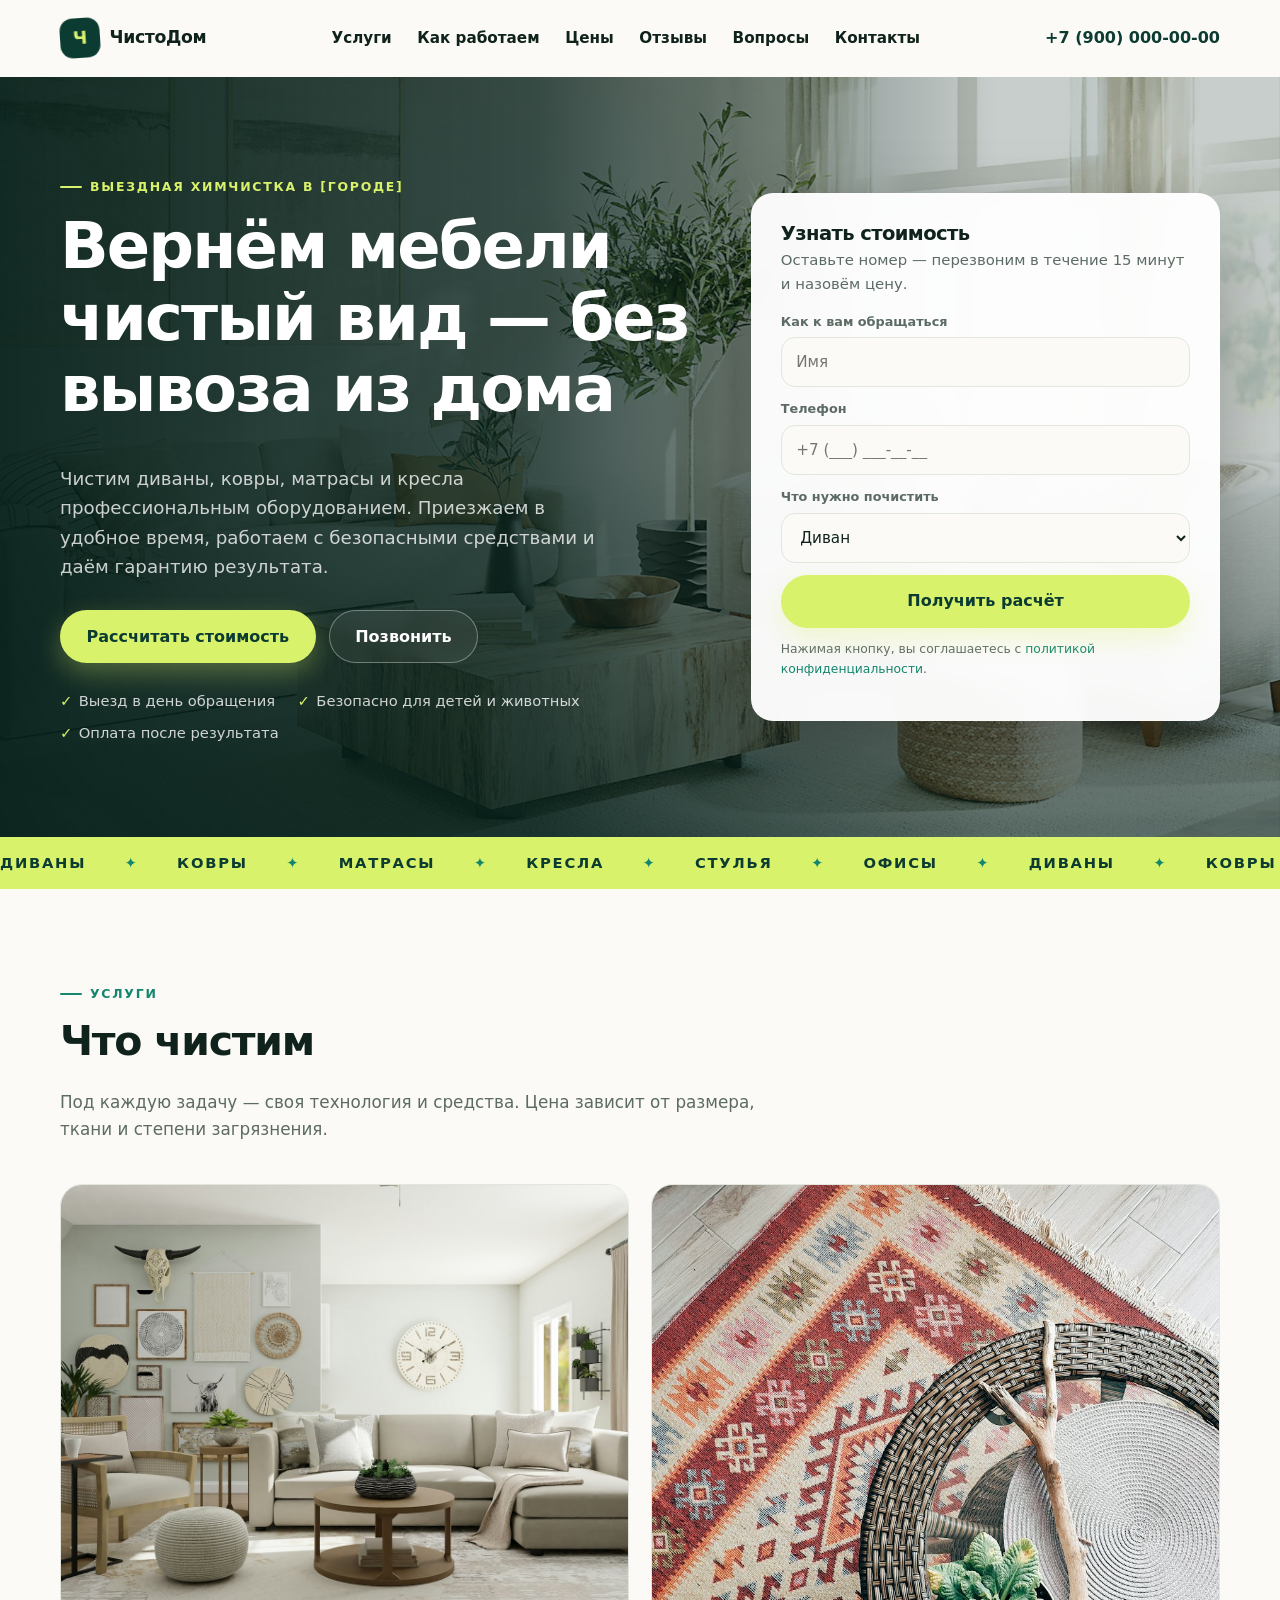
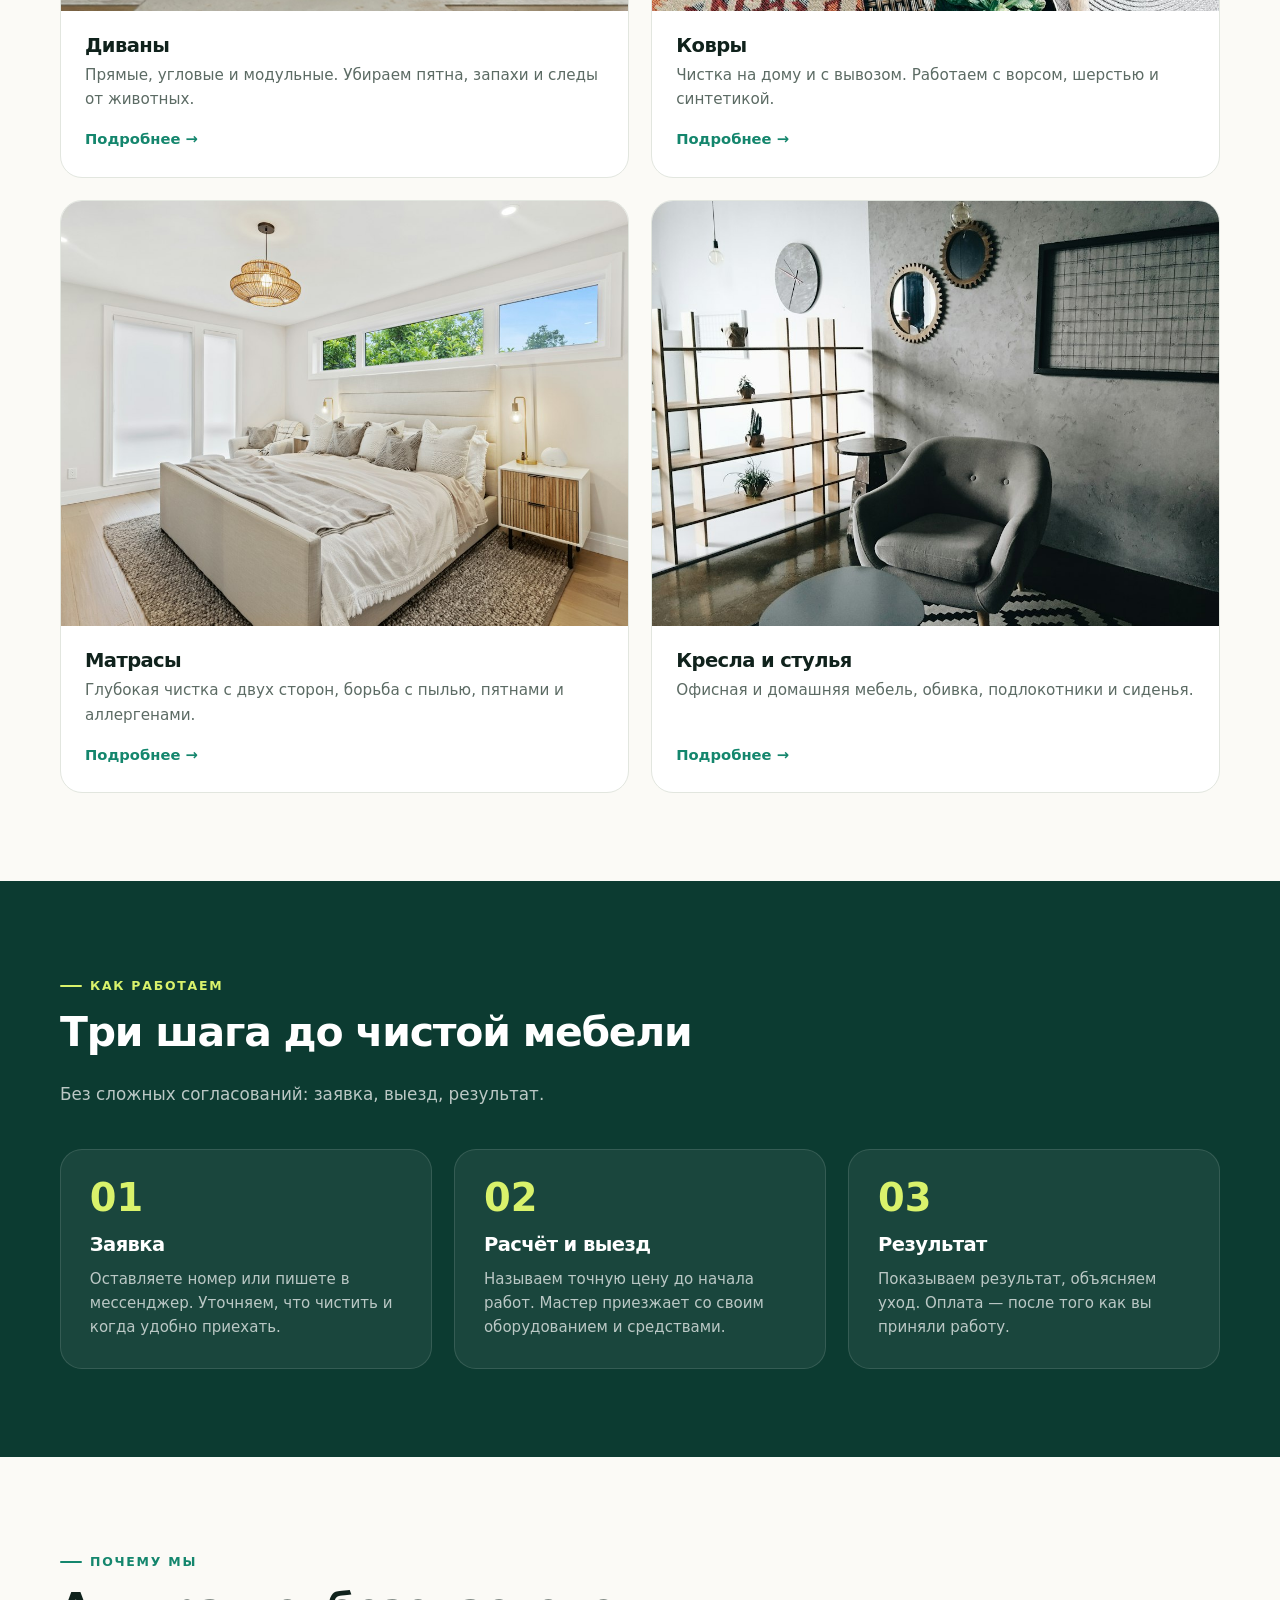
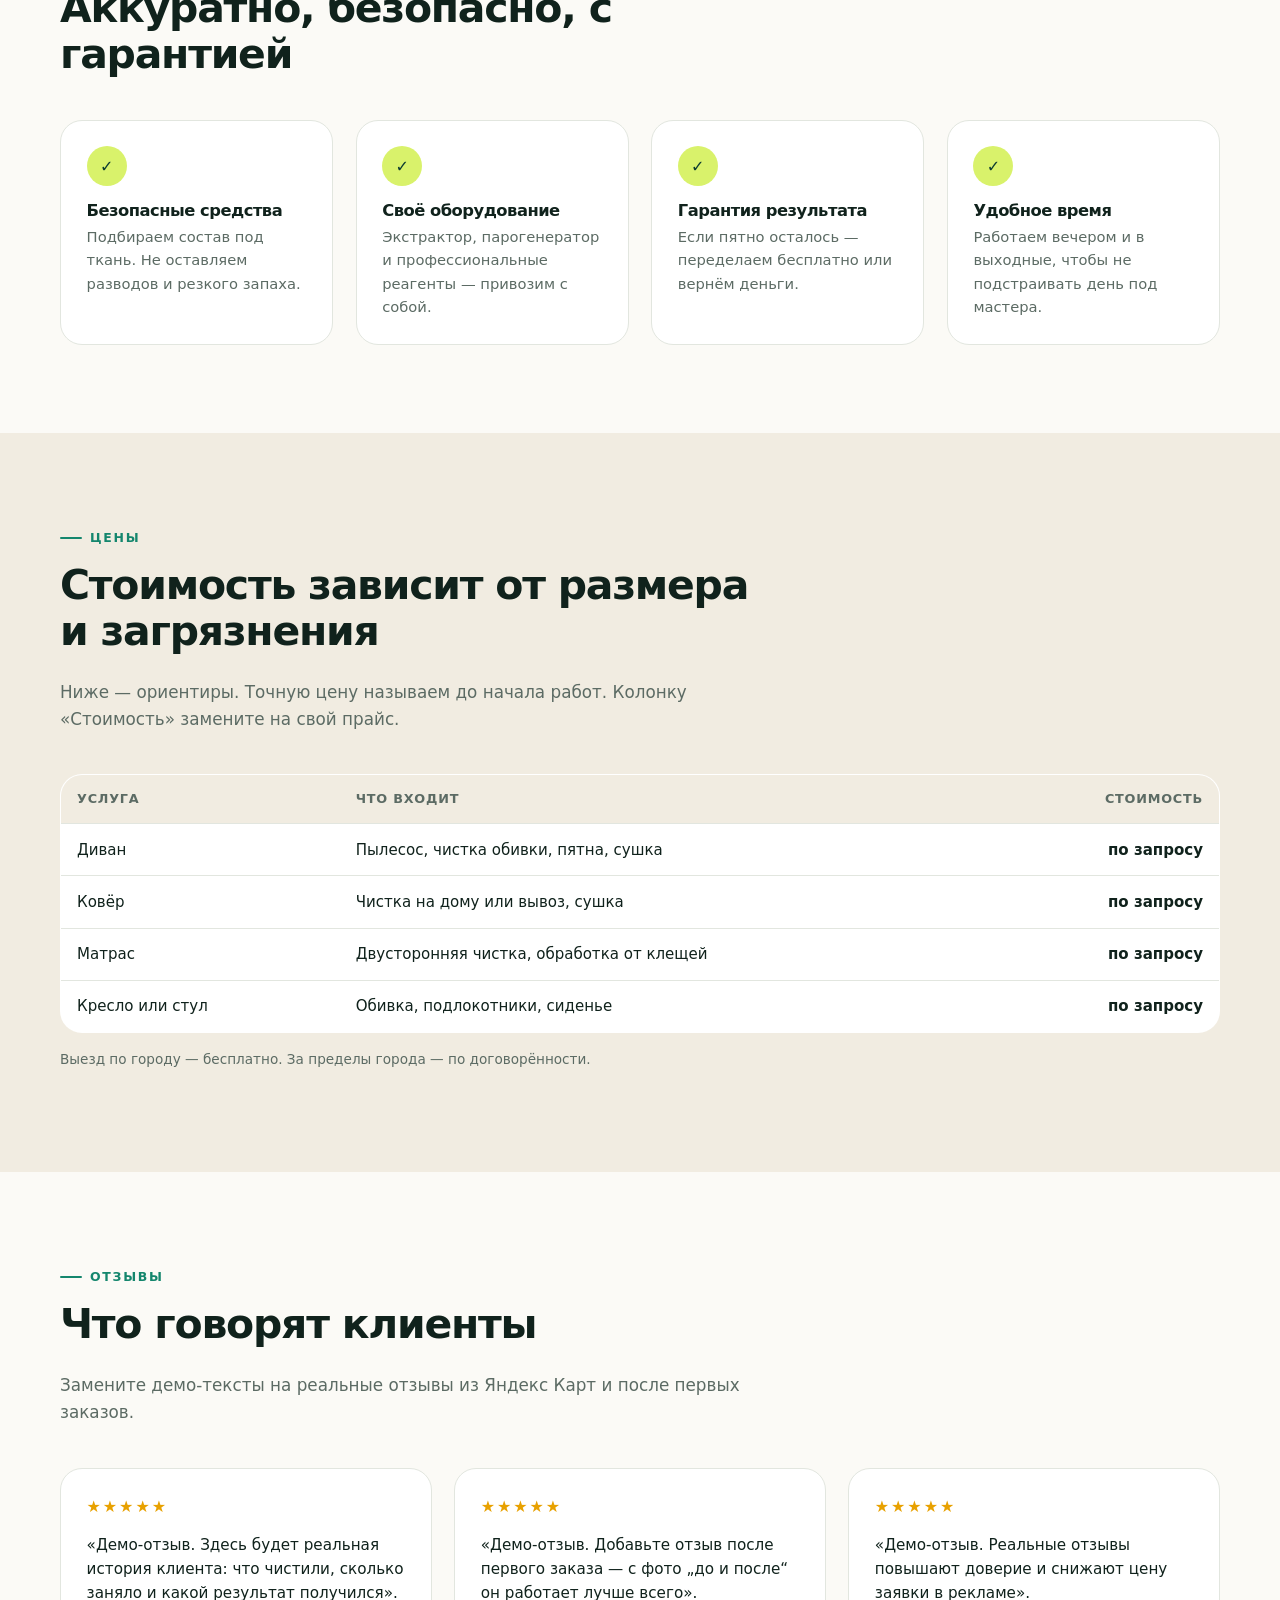
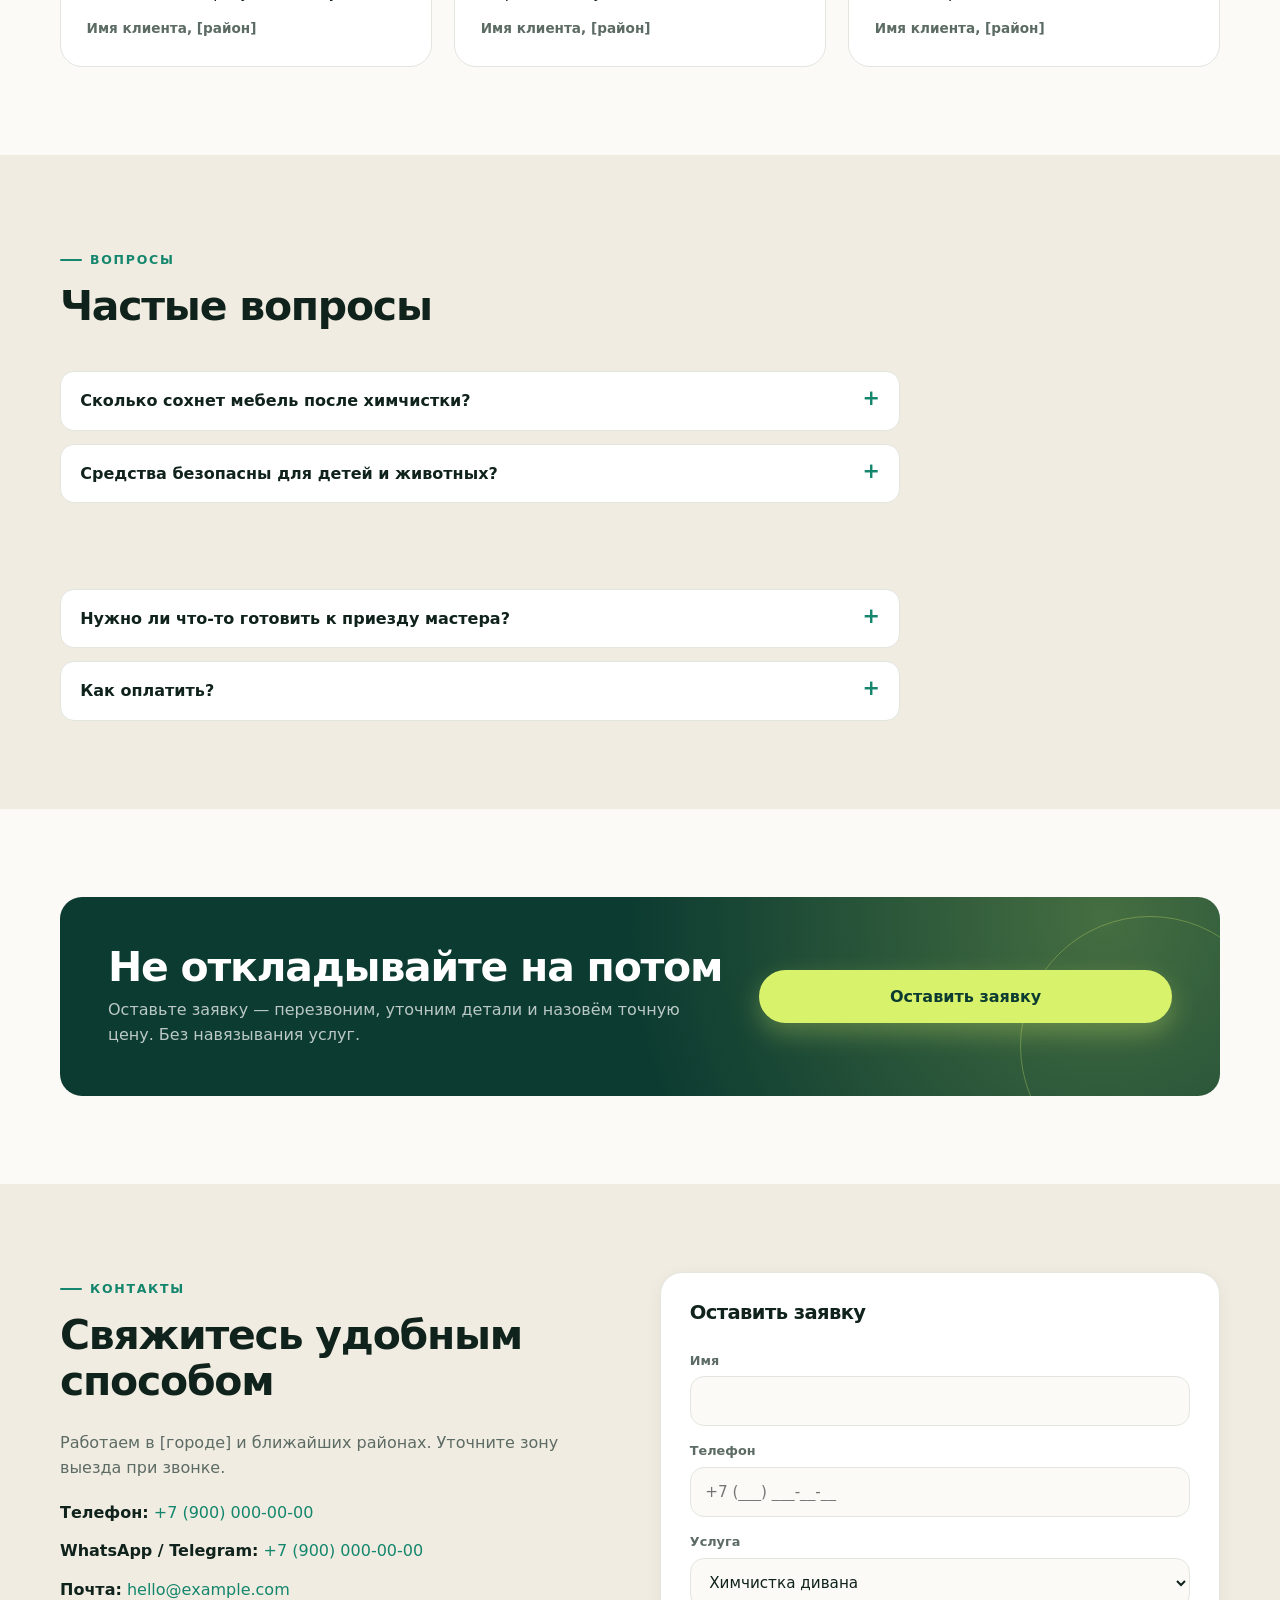
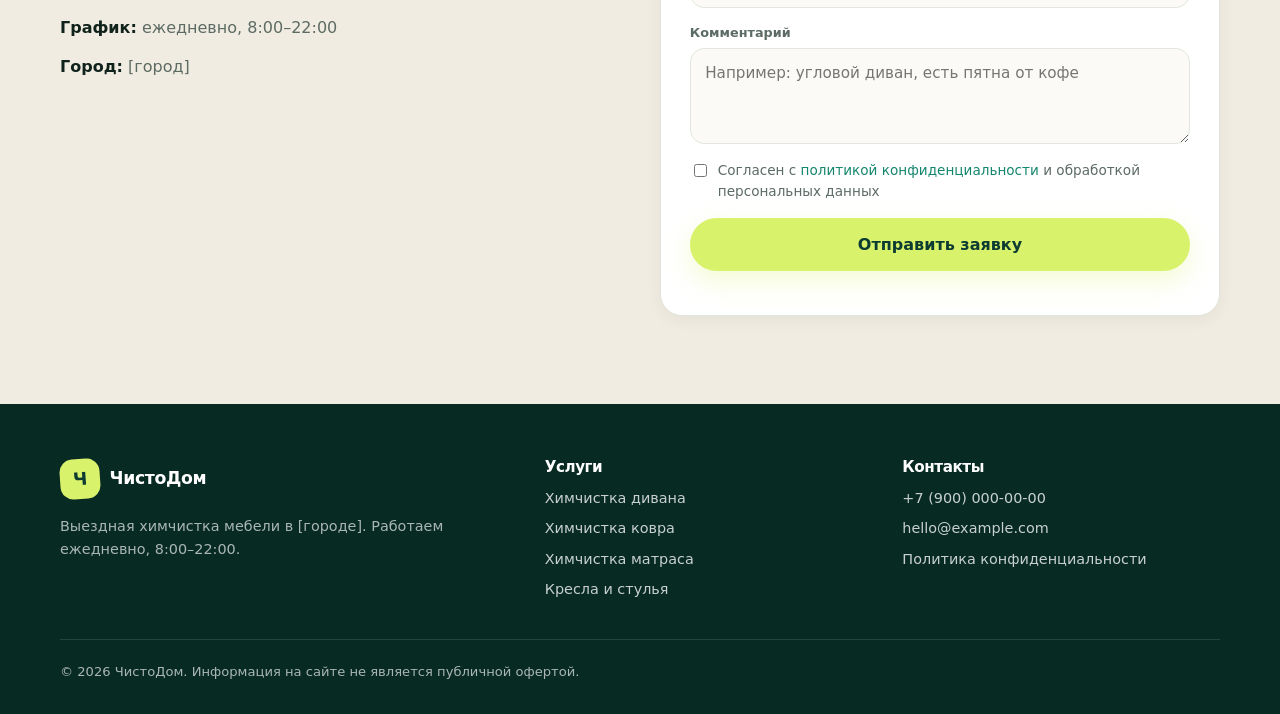
<file: index.html>
<!DOCTYPE html>
<html lang="ru">
<head>
  <meta charset="utf-8">
  <script>document.documentElement.classList.add("js");</script>
  <meta name="viewport" content="width=device-width, initial-scale=1">
  <title>Химчистка мебели на дому в [городе] — выезд, гарантия результата</title>
  <meta name="description" content="Профессиональная химчистка диванов, ковров, матрасов и кресел на дому в [городе]. Безопасные средства, выезд в день обращения, гарантия результата. Рассчитайте стоимость за 2 минуты.">
  <link rel="canonical" href="https://jostik33.github.io/himchistka-site/">
  <meta property="og:type" content="website">
  <meta property="og:title" content="Химчистка мебели на дому в [городе]">
  <meta property="og:description" content="Диваны, ковры, матрасы и кресла. Выезд на дом, безопасные средства, гарантия результата.">
  <meta property="og:url" content="https://jostik33.github.io/himchistka-site/">
  <meta property="og:image" content="https://jostik33.github.io/himchistka-site/images/hero.jpg">
  <meta property="og:locale" content="ru_RU">
  <link rel="icon" href="data:image/svg+xml,%3Csvg xmlns='http://www.w3.org/2000/svg' viewBox='0 0 64 64'%3E%3Crect width='64' height='64' rx='16' fill='%230c3b31'/%3E%3Ctext x='32' y='44' font-family='Arial' font-size='34' font-weight='bold' fill='%23d9f26b' text-anchor='middle'%3EЧ%3C/text%3E%3C/svg%3E">
  <link rel="stylesheet" href="css/styles.css">
</head>
<body>
  <a class="skip-link" href="#main">Перейти к содержанию</a>

  <header class="site-header" data-header>
    <div class="container header-inner">
      <a class="logo" href="index.html">
        <span class="logo-mark" aria-hidden="true">Ч</span>
        <span>ЧистоДом</span>
      </a>

      <nav class="nav" data-nav aria-label="Основная навигация">
        <a href="#services">Услуги</a>
        <a href="#how">Как работаем</a>
        <a href="#prices">Цены</a>
        <a href="#reviews">Отзывы</a>
        <a href="#faq">Вопросы</a>
        <a href="#contacts">Контакты</a>
      </nav>

      <a class="header-phone" href="tel:+79000000000">+7 (900) 000-00-00</a>

      <button class="nav-toggle" type="button" data-nav-toggle aria-label="Открыть меню" aria-expanded="false">
        <span></span>
      </button>
    </div>
  </header>

  <main id="main">
    <section class="hero">
      <div class="hero-bg" aria-hidden="true">
        <img src="images/hero.jpg" alt="" width="2000" height="1125">
      </div>

      <div class="hero-grid">
        <div class="hero-copy">
          <span class="eyebrow">Выездная химчистка в [городе]</span>
          <h1>Вернём мебели чистый вид — без вывоза из дома</h1>
          <p class="lead">
            Чистим диваны, ковры, матрасы и кресла профессиональным оборудованием.
            Приезжаем в удобное время, работаем с безопасными средствами и даём гарантию результата.
          </p>

          <div class="hero-actions">
            <a class="btn btn--primary" href="#contacts">Рассчитать стоимость</a>
            <a class="btn btn--light" href="tel:+79000000000">Позвонить</a>
          </div>

          <ul class="hero-points">
            <li>Выезд в день обращения</li>
            <li>Безопасно для детей и животных</li>
            <li>Оплата после результата</li>
          </ul>
        </div>

        <aside class="hero-card" aria-label="Быстрый расчёт стоимости">
          <h3>Узнать стоимость</h3>
          <p>Оставьте номер — перезвоним в течение 15 минут и назовём цену.</p>

          <form class="mini-form" data-lead-form>
            <div class="field">
              <label for="hero-name">Как к вам обращаться</label>
              <input id="hero-name" name="name" type="text" autocomplete="name" placeholder="Имя" required>
            </div>
            <div class="field">
              <label for="hero-phone">Телефон</label>
              <input id="hero-phone" name="phone" type="tel" autocomplete="tel" placeholder="+7 (___) ___-__-__" required>
            </div>
            <div class="field">
              <label for="hero-service">Что нужно почистить</label>
              <select id="hero-service" name="service">
                <option value="divan">Диван</option>
                <option value="kover">Ковёр</option>
                <option value="matras">Матрас</option>
                <option value="kreslo">Кресло или стулья</option>
                <option value="other">Другое</option>
              </select>
            </div>
            <button class="btn btn--primary btn--wide" type="submit">Получить расчёт</button>
            <p class="form-note">Нажимая кнопку, вы соглашаетесь с <a href="privacy.html">политикой конфиденциальности</a>.</p>
            <p class="form-status" data-form-status role="status"></p>
          </form>
        </aside>
      </div>
    </section>

    <div class="marquee" aria-hidden="true">
      <div class="marquee-track">
        <span>Диваны</span><span>Ковры</span><span>Матрасы</span><span>Кресла</span><span>Стулья</span><span>Офисы</span>
        <span>Диваны</span><span>Ковры</span><span>Матрасы</span><span>Кресла</span><span>Стулья</span><span>Офисы</span>
      </div>
    </div>

    <section class="section" id="services">
      <div class="container">
        <div class="section-head reveal">
          <span class="eyebrow">Услуги</span>
          <h2>Что чистим</h2>
          <p>Под каждую задачу — своя технология и средства. Цена зависит от размера, ткани и степени загрязнения.</p>
        </div>

        <div class="grid grid--services">
          <article class="card service-card reveal">
            <div class="service-media">
              <img src="images/divan.jpg" alt="Светлый угловой диван в гостиной" width="1200" height="900" loading="lazy">
            </div>
            <div class="service-body">
              <h3>Диваны</h3>
              <p>Прямые, угловые и модульные. Убираем пятна, запахи и следы от животных.</p>
              <a class="card-link" href="services/divan.html">Подробнее →</a>
            </div>
          </article>

          <article class="card service-card reveal" style="--delay:.08s">
            <div class="service-media">
              <img src="images/kover.jpg" alt="Ковёр с орнаментом на полу в светлой комнате" width="900" height="1125" loading="lazy">
            </div>
            <div class="service-body">
              <h3>Ковры</h3>
              <p>Чистка на дому и с вывозом. Работаем с ворсом, шерстью и синтетикой.</p>
              <a class="card-link" href="services/kover.html">Подробнее →</a>
            </div>
          </article>

          <article class="card service-card reveal" style="--delay:.16s">
            <div class="service-media">
              <img src="images/matras.jpg" alt="Белая кровать с чистым матрасом в светлой спальне" width="1200" height="800" loading="lazy">
            </div>
            <div class="service-body">
              <h3>Матрасы</h3>
              <p>Глубокая чистка с двух сторон, борьба с пылью, пятнами и аллергенами.</p>
              <a class="card-link" href="services/matras.html">Подробнее →</a>
            </div>
          </article>

          <article class="card service-card reveal" style="--delay:.24s">
            <div class="service-media">
              <img src="images/kreslo.jpg" alt="Серое кресло с мягкой обивкой в интерьере" width="1000" height="1250" loading="lazy">
            </div>
            <div class="service-body">
              <h3>Кресла и стулья</h3>
              <p>Офисная и домашняя мебель, обивка, подлокотники и сиденья.</p>
              <a class="card-link" href="services/kreslo.html">Подробнее →</a>
            </div>
          </article>
        </div>
      </div>
    </section>

    <section class="section section--dark" id="how">
      <div class="container">
        <div class="section-head reveal">
          <span class="eyebrow">Как работаем</span>
          <h2>Три шага до чистой мебели</h2>
          <p>Без сложных согласований: заявка, выезд, результат.</p>
        </div>

        <div class="steps">
          <div class="step reveal">
            <h3>Заявка</h3>
            <p>Оставляете номер или пишете в мессенджер. Уточняем, что чистить и когда удобно приехать.</p>
          </div>
          <div class="step reveal" style="--delay:.08s">
            <h3>Расчёт и выезд</h3>
            <p>Называем точную цену до начала работ. Мастер приезжает со своим оборудованием и средствами.</p>
          </div>
          <div class="step reveal" style="--delay:.16s">
            <h3>Результат</h3>
            <p>Показываем результат, объясняем уход. Оплата — после того как вы приняли работу.</p>
          </div>
        </div>
      </div>
    </section>

    <section class="section">
      <div class="container">
        <div class="section-head reveal">
          <span class="eyebrow">Почему мы</span>
          <h2>Аккуратно, безопасно, с гарантией</h2>
        </div>

        <div class="grid grid--4">
          <div class="feature reveal">
            <div class="feature-mark" aria-hidden="true">✓</div>
            <h3>Безопасные средства</h3>
            <p>Подбираем состав под ткань. Не оставляем разводов и резкого запаха.</p>
          </div>
          <div class="feature reveal" style="--delay:.08s">
            <div class="feature-mark" aria-hidden="true">✓</div>
            <h3>Своё оборудование</h3>
            <p>Экстрактор, парогенератор и профессиональные реагенты — привозим с собой.</p>
          </div>
          <div class="feature reveal" style="--delay:.16s">
            <div class="feature-mark" aria-hidden="true">✓</div>
            <h3>Гарантия результата</h3>
            <p>Если пятно осталось — переделаем бесплатно или вернём деньги.</p>
          </div>
          <div class="feature reveal" style="--delay:.24s">
            <div class="feature-mark" aria-hidden="true">✓</div>
            <h3>Удобное время</h3>
            <p>Работаем вечером и в выходные, чтобы не подстраивать день под мастера.</p>
          </div>
        </div>
      </div>
    </section>

    <section class="section section--soft" id="prices">
      <div class="container">
        <div class="section-head reveal">
          <span class="eyebrow">Цены</span>
          <h2>Стоимость зависит от размера и загрязнения</h2>
          <p>Ниже — ориентиры. Точную цену называем до начала работ. Колонку «Стоимость» замените на свой прайс.</p>
        </div>

        <table class="price-table reveal">
          <thead>
            <tr>
              <th scope="col">Услуга</th>
              <th scope="col">Что входит</th>
              <th scope="col" class="num">Стоимость</th>
            </tr>
          </thead>
          <tbody>
            <tr>
              <td>Диван</td>
              <td>Пылесос, чистка обивки, пятна, сушка</td>
              <td class="num">по запросу</td>
            </tr>
            <tr>
              <td>Ковёр</td>
              <td>Чистка на дому или вывоз, сушка</td>
              <td class="num">по запросу</td>
            </tr>
            <tr>
              <td>Матрас</td>
              <td>Двусторонняя чистка, обработка от клещей</td>
              <td class="num">по запросу</td>
            </tr>
            <tr>
              <td>Кресло или стул</td>
              <td>Обивка, подлокотники, сиденье</td>
              <td class="num">по запросу</td>
            </tr>
          </tbody>
        </table>

        <p class="small muted" style="margin-top:1rem">
          Выезд по городу — бесплатно. За пределы города — по договорённости.
        </p>
      </div>
    </section>

    <section class="section" id="reviews">
      <div class="container">
        <div class="section-head reveal">
          <span class="eyebrow">Отзывы</span>
          <h2>Что говорят клиенты</h2>
          <p>Замените демо-тексты на реальные отзывы из Яндекс Карт и после первых заказов.</p>
        </div>

        <div class="grid grid--3">
          <article class="review reveal">
            <div class="stars" aria-label="Оценка 5 из 5">★★★★★</div>
            <p>«Демо-отзыв. Здесь будет реальная история клиента: что чистили, сколько заняло и какой результат получился».</p>
            <div class="review-author">Имя клиента, [район]</div>
          </article>
          <article class="review reveal" style="--delay:.08s">
            <div class="stars" aria-label="Оценка 5 из 5">★★★★★</div>
            <p>«Демо-отзыв. Добавьте отзыв после первого заказа — с фото „до и после“ он работает лучше всего».</p>
            <div class="review-author">Имя клиента, [район]</div>
          </article>
          <article class="review reveal" style="--delay:.16s">
            <div class="stars" aria-label="Оценка 5 из 5">★★★★★</div>
            <p>«Демо-отзыв. Реальные отзывы повышают доверие и снижают цену заявки в рекламе».</p>
            <div class="review-author">Имя клиента, [район]</div>
          </article>
        </div>
      </div>
    </section>

    <section class="section section--soft" id="faq">
      <div class="container">
        <div class="section-head reveal">
          <span class="eyebrow">Вопросы</span>
          <h2>Частые вопросы</h2>
        </div>

        <div class="faq">
          <details class="reveal">
            <summary>Сколько сохнет мебель после химчистки?</summary>
            <p>Обычно 4–8 часов. Точный срок зависит от ткани, влажности и температуры в помещении. Мастер подскажет, когда можно пользоваться мебелью.</p>
          </details>
          <details class="reveal">
            <summary>Средства безопасны для детей и животных?</summary>
            <p>Да, мы используем профессиональные составы с последующей промывкой. После высыхания мебелью можно пользоваться как обычно.</p>
          </details>
          <details class="reveal">
            <summary>Можно ли вывести старое пятно?</summary>
            <p>Чаще всего да. Но результат зависит от типа ткани и давности пятна. Если пятно не уйдёт полностью, мастер скажет об этом до начала работ.</p>
          </details>
          <details class="reveal">
            <summary>Нужно ли что-то готовить к приезду мастера?</summary>
            <p>Достаточно освободить доступ к мебели и убрать с неё вещи. Всё остальное — оборудование, средства и защита пола — у мастера с собой.</p>
          </details>
          <details class="reveal">
            <summary>Как оплатить?</summary>
            <p>Наличными или переводом после выполнения работ. Стоимость фиксируем до начала чистки.</p>
          </details>
        </div>
      </div>
    </section>

    <section class="section">
      <div class="container">
        <div class="cta reveal">
          <div>
            <h2>Не откладывайте на потом</h2>
            <p>Оставьте заявку — перезвоним, уточним детали и назовём точную цену. Без навязывания услуг.</p>
          </div>
          <div>
            <a class="btn btn--primary btn--wide" href="#contacts">Оставить заявку</a>
          </div>
        </div>
      </div>
    </section>

    <section class="section section--soft" id="contacts">
      <div class="container contact-grid">
        <div class="reveal">
          <span class="eyebrow">Контакты</span>
          <h2>Свяжитесь удобным способом</h2>
          <p class="muted">Работаем в [городе] и ближайших районах. Уточните зону выезда при звонке.</p>

          <ul class="contact-list">
            <li><strong>Телефон:</strong> <a href="tel:+79000000000">+7 (900) 000-00-00</a></li>
            <li><strong>WhatsApp / Telegram:</strong> <a href="https://wa.me/79000000000">+7 (900) 000-00-00</a></li>
            <li><strong>Почта:</strong> <a href="mailto:hello@example.com">hello@example.com</a></li>
            <li><strong>График:</strong> ежедневно, 8:00–22:00</li>
            <li><strong>Город:</strong> [город]</li>
          </ul>
        </div>

        <form class="contact-form reveal" style="--delay:.1s" data-lead-form>
          <h3 class="mt-0">Оставить заявку</h3>

          <div class="field">
            <label for="contact-name">Имя</label>
            <input id="contact-name" name="name" type="text" autocomplete="name" required>
          </div>
          <div class="field">
            <label for="contact-phone">Телефон</label>
            <input id="contact-phone" name="phone" type="tel" autocomplete="tel" placeholder="+7 (___) ___-__-__" required>
          </div>
          <div class="field">
            <label for="contact-service">Услуга</label>
            <select id="contact-service" name="service">
              <option value="divan">Химчистка дивана</option>
              <option value="kover">Химчистка ковра</option>
              <option value="matras">Химчистка матраса</option>
              <option value="kreslo">Кресло или стулья</option>
              <option value="other">Другое</option>
            </select>
          </div>
          <div class="field">
            <label for="contact-message">Комментарий</label>
            <textarea id="contact-message" name="message" placeholder="Например: угловой диван, есть пятна от кофе"></textarea>
          </div>

          <label class="small muted" style="display:flex;gap:.5rem;align-items:flex-start">
            <input type="checkbox" name="consent" required style="width:auto;min-height:auto;margin-top:.25rem">
            <span>Согласен с <a href="privacy.html">политикой конфиденциальности</a> и обработкой персональных данных</span>
          </label>

          <button class="btn btn--primary btn--wide" type="submit">Отправить заявку</button>
          <p class="form-status" data-form-status role="status"></p>
        </form>
      </div>
    </section>
  </main>

  <footer class="site-footer">
    <div class="container">
      <div class="footer-grid">
        <div>
          <a class="logo" href="index.html">
            <span class="logo-mark" aria-hidden="true">Ч</span>
            <span>ЧистоДом</span>
          </a>
          <p style="margin-top:1rem">Выездная химчистка мебели в [городе]. Работаем ежедневно, 8:00–22:00.</p>
        </div>
        <div>
          <h4>Услуги</h4>
          <ul>
            <li><a href="services/divan.html">Химчистка дивана</a></li>
            <li><a href="services/kover.html">Химчистка ковра</a></li>
            <li><a href="services/matras.html">Химчистка матраса</a></li>
            <li><a href="services/kreslo.html">Кресла и стулья</a></li>
          </ul>
        </div>
        <div>
          <h4>Контакты</h4>
          <ul>
            <li><a href="tel:+79000000000">+7 (900) 000-00-00</a></li>
            <li><a href="mailto:hello@example.com">hello@example.com</a></li>
            <li><a href="privacy.html">Политика конфиденциальности</a></li>
          </ul>
        </div>
      </div>

      <div class="footer-bottom">
        © <span data-year>2026</span> ЧистоДом. Информация на сайте не является публичной офертой.
      </div>
    </div>
  </footer>

  <script src="js/main.js" defer></script>

  <script type="application/ld+json">
  {
    "@context": "https://schema.org",
    "@type": "LocalBusiness",
    "name": "ЧистоДом",
    "description": "Выездная химчистка диванов, ковров, матрасов и кресел в [городе].",
    "url": "https://jostik33.github.io/himchistka-site/",
    "image": "https://jostik33.github.io/himchistka-site/images/hero.jpg",
    "telephone": "+7-900-000-00-00",
    "priceRange": "₽₽",
    "areaServed": "[город]",
    "address": {
      "@type": "PostalAddress",
      "addressLocality": "[город]",
      "addressCountry": "RU"
    },
    "openingHours": "Mo-Su 08:00-22:00"
  }
  </script>
</body>
</html>
</file>
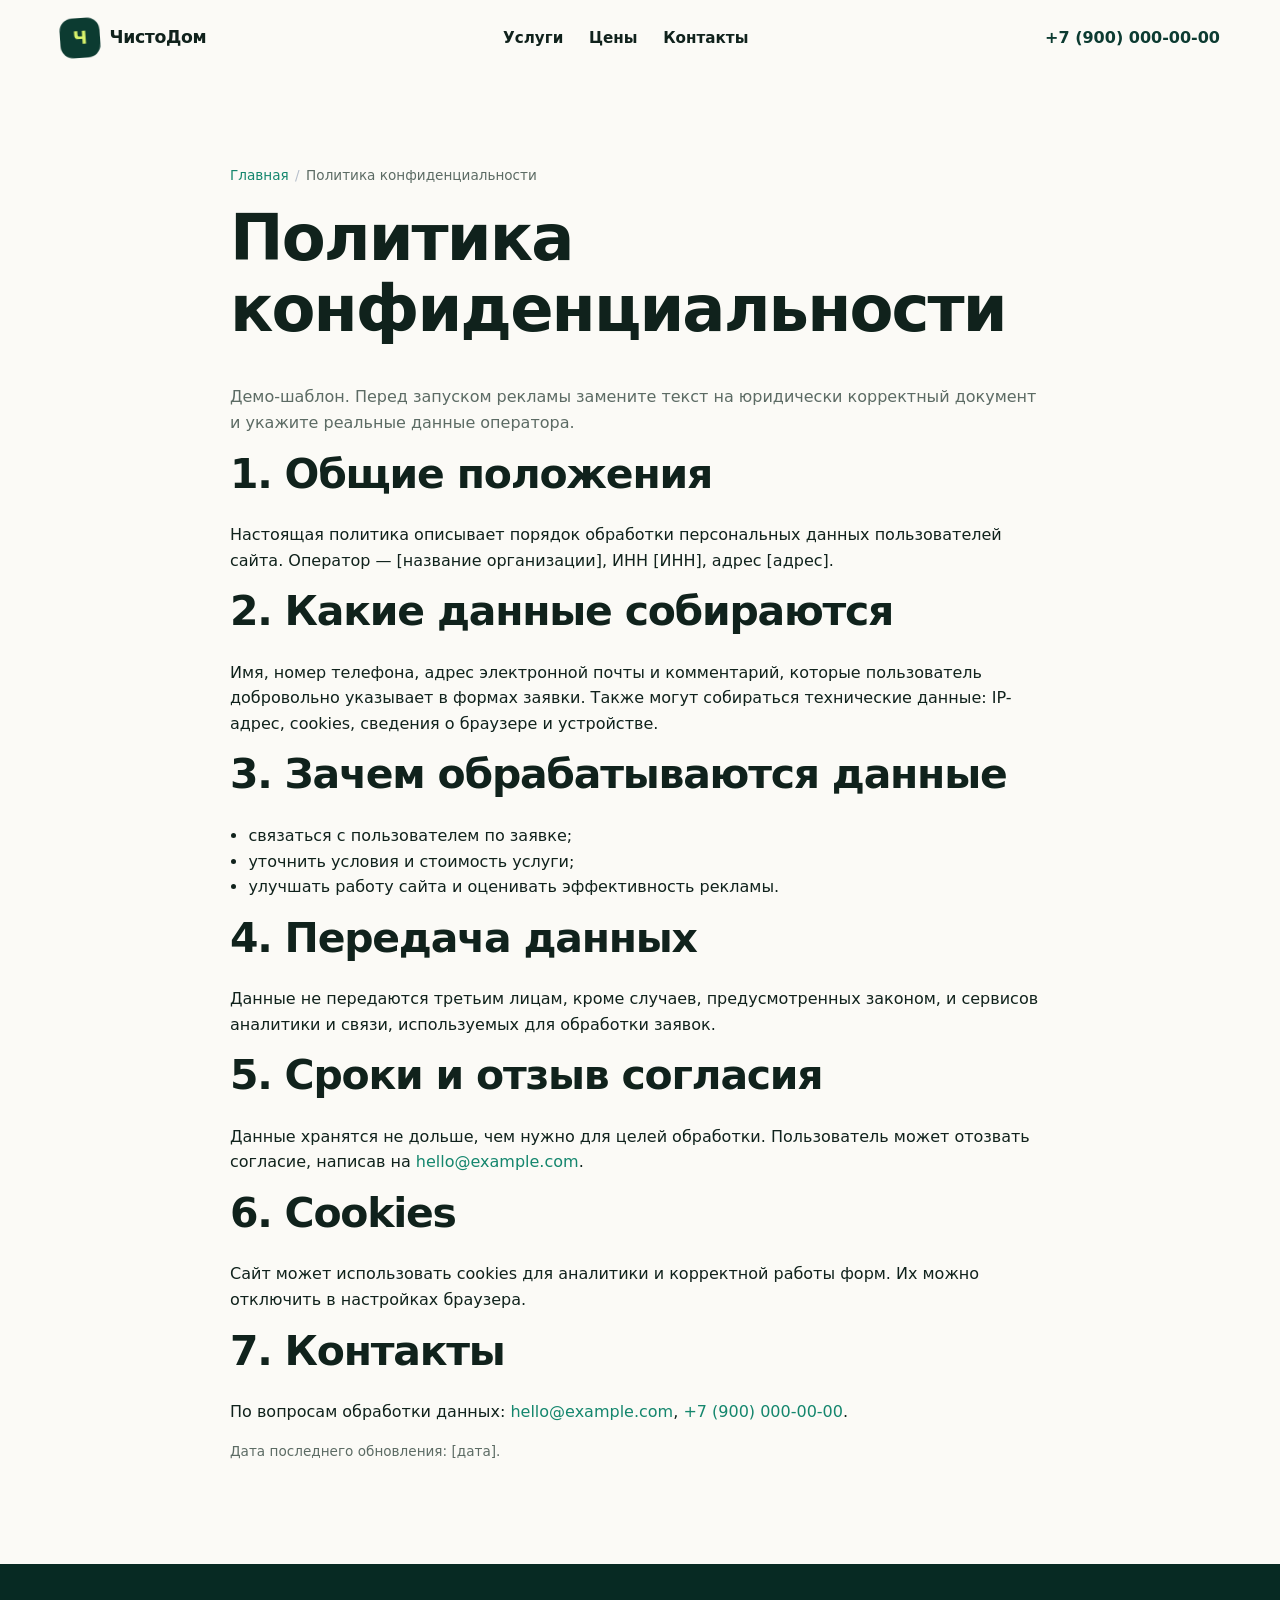
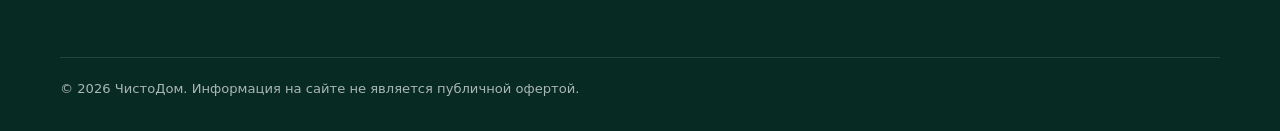
<file: privacy.html>
<!DOCTYPE html>
<html lang="ru">
<head>
  <meta charset="utf-8">
  <script>document.documentElement.classList.add("js");</script>
  <meta name="viewport" content="width=device-width, initial-scale=1">
  <title>Политика конфиденциальности — ЧистоДом</title>
  <meta name="description" content="Политика обработки персональных данных сайта химчистки ЧистоДом.">
  <meta name="robots" content="noindex, follow">
  <link rel="stylesheet" href="css/styles.css">
</head>
<body>
  <a class="skip-link" href="#main">Перейти к содержанию</a>

  <header class="site-header">
    <div class="container header-inner">
      <a class="logo" href="index.html">
        <span class="logo-mark" aria-hidden="true">Ч</span>
        <span>ЧистоДом</span>
      </a>
      <nav class="nav" data-nav aria-label="Основная навигация">
        <a href="index.html#services">Услуги</a>
        <a href="index.html#prices">Цены</a>
        <a href="index.html#contacts">Контакты</a>
      </nav>
      <a class="header-phone" href="tel:+79000000000">+7 (900) 000-00-00</a>
      <button class="nav-toggle" type="button" data-nav-toggle aria-label="Открыть меню" aria-expanded="false"><span></span></button>
    </div>
  </header>

  <main id="main" class="section">
    <div class="container" style="max-width:820px">
      <div class="breadcrumbs" style="padding:0 0 1rem">
        <ol>
          <li><a href="index.html">Главная</a></li>
          <li>Политика конфиденциальности</li>
        </ol>
      </div>

      <h1>Политика конфиденциальности</h1>
      <p class="muted">Демо-шаблон. Перед запуском рекламы замените текст на юридически корректный документ и укажите реальные данные оператора.</p>

      <h2>1. Общие положения</h2>
      <p>Настоящая политика описывает порядок обработки персональных данных пользователей сайта. Оператор — [название организации], ИНН [ИНН], адрес [адрес].</p>

      <h2>2. Какие данные собираются</h2>
      <p>Имя, номер телефона, адрес электронной почты и комментарий, которые пользователь добровольно указывает в формах заявки. Также могут собираться технические данные: IP-адрес, cookies, сведения о браузере и устройстве.</p>

      <h2>3. Зачем обрабатываются данные</h2>
      <ul>
        <li>связаться с пользователем по заявке;</li>
        <li>уточнить условия и стоимость услуги;</li>
        <li>улучшать работу сайта и оценивать эффективность рекламы.</li>
      </ul>

      <h2>4. Передача данных</h2>
      <p>Данные не передаются третьим лицам, кроме случаев, предусмотренных законом, и сервисов аналитики и связи, используемых для обработки заявок.</p>

      <h2>5. Сроки и отзыв согласия</h2>
      <p>Данные хранятся не дольше, чем нужно для целей обработки. Пользователь может отозвать согласие, написав на <a href="mailto:hello@example.com">hello@example.com</a>.</p>

      <h2>6. Cookies</h2>
      <p>Сайт может использовать cookies для аналитики и корректной работы форм. Их можно отключить в настройках браузера.</p>

      <h2>7. Контакты</h2>
      <p>По вопросам обработки данных: <a href="mailto:hello@example.com">hello@example.com</a>, <a href="tel:+79000000000">+7 (900) 000-00-00</a>.</p>

      <p class="small muted">Дата последнего обновления: [дата].</p>
    </div>
  </main>

  <footer class="site-footer">
    <div class="container">
      <div class="footer-bottom">© <span data-year>2026</span> ЧистоДом. Информация на сайте не является публичной офертой.</div>
    </div>
  </footer>

  <script src="js/main.js" defer></script>
</body>
</html>
</file>
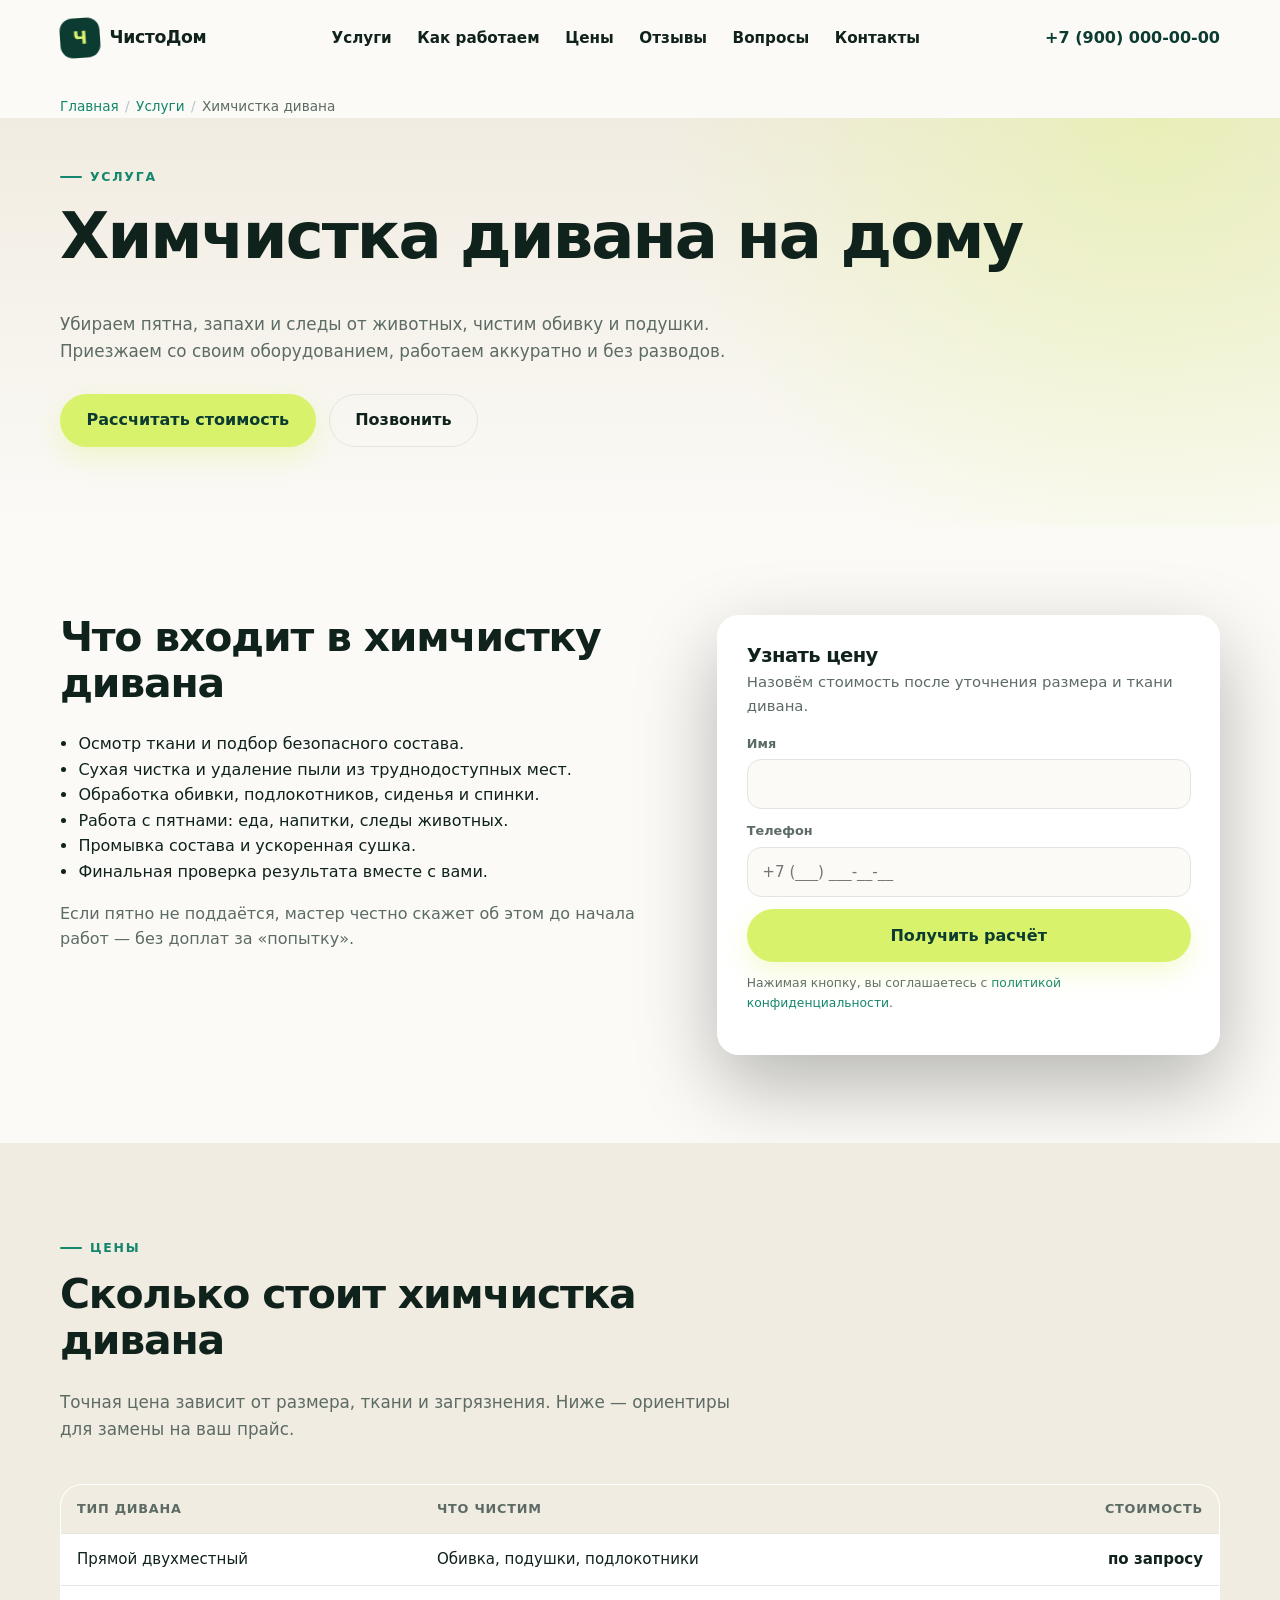
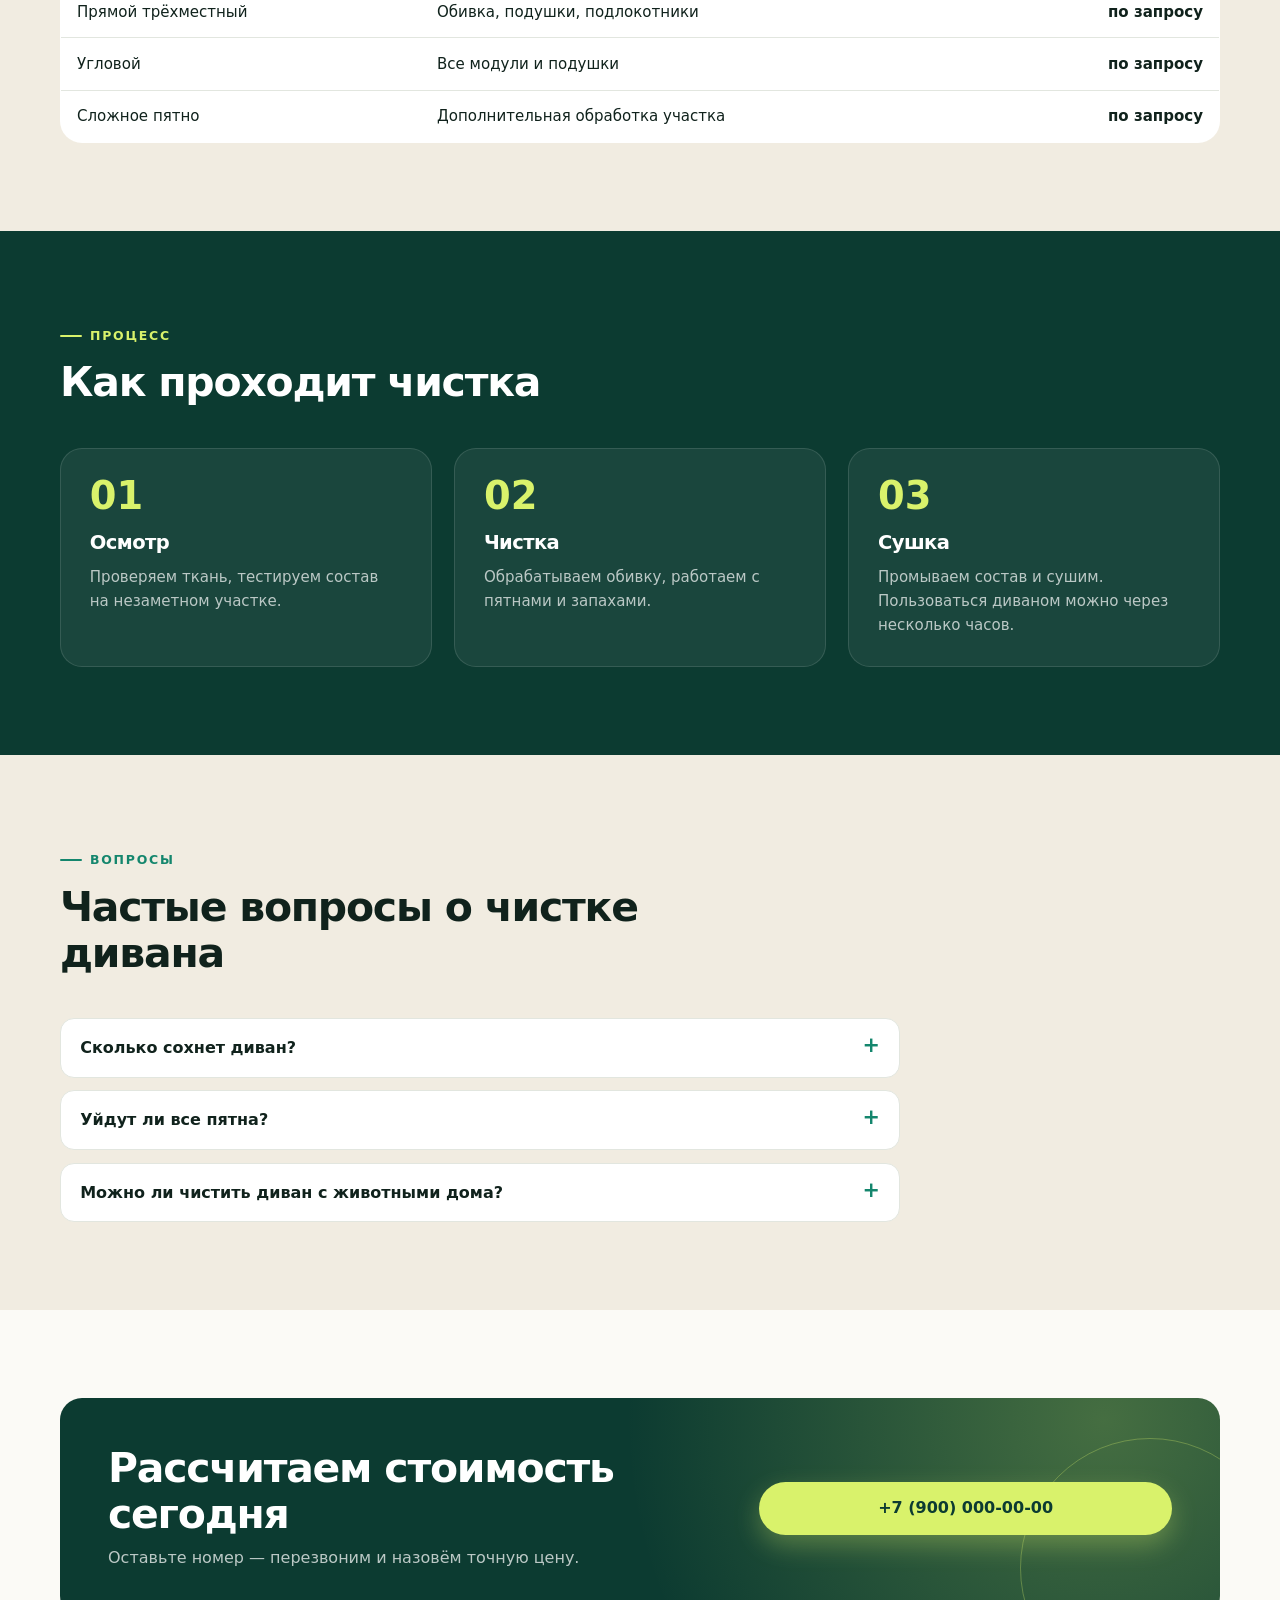
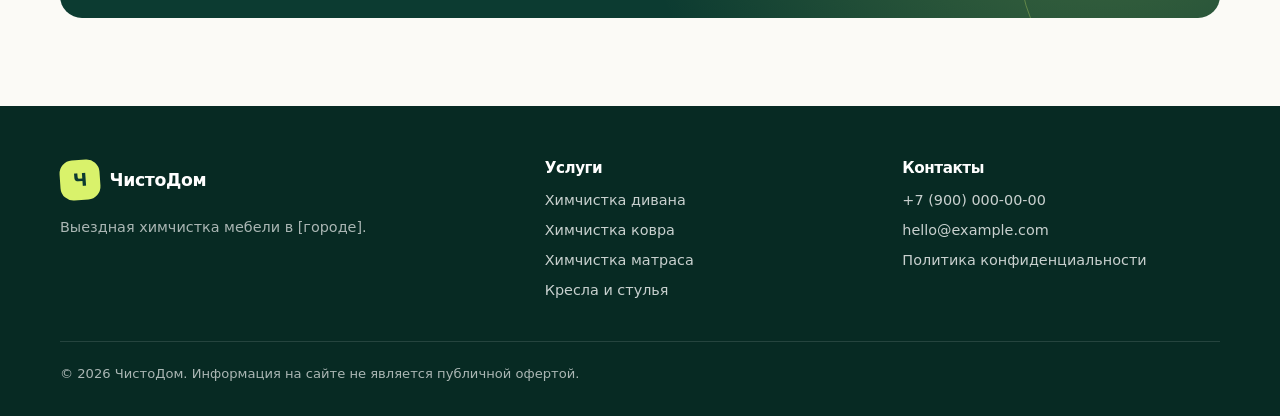
<file: services/divan.html>
<!DOCTYPE html>
<html lang="ru">
<head>
  <meta charset="utf-8">
  <script>document.documentElement.classList.add("js");</script>
  <meta name="viewport" content="width=device-width, initial-scale=1">
  <title>Химчистка дивана на дому в [городе] — цена и выезд мастера</title>
  <meta name="description" content="Профессиональная химчистка дивана на дому в [городе]: пятна, запахи, следы животных. Безопасные средства, выезд в день обращения, гарантия результата.">
  <link rel="canonical" href="https://jostik33.github.io/himchistka-site/services/divan.html">
  <meta property="og:type" content="article">
  <meta property="og:title" content="Химчистка дивана на дому в [городе]">
  <meta property="og:description" content="Уберём пятна и запахи, почистим обивку профессиональным оборудованием. Выезд на дом.">
  <meta property="og:url" content="https://jostik33.github.io/himchistka-site/services/divan.html">
  <meta property="og:locale" content="ru_RU">
  <link rel="stylesheet" href="../css/styles.css">
</head>
<body>
  <a class="skip-link" href="#main">Перейти к содержанию</a>

  <header class="site-header" data-header>
    <div class="container header-inner">
      <a class="logo" href="../index.html">
        <span class="logo-mark" aria-hidden="true">Ч</span>
        <span>ЧистоДом</span>
      </a>
      <nav class="nav" data-nav aria-label="Основная навигация">
        <a href="../index.html#services">Услуги</a>
        <a href="../index.html#how">Как работаем</a>
        <a href="../index.html#prices">Цены</a>
        <a href="../index.html#reviews">Отзывы</a>
        <a href="../index.html#faq">Вопросы</a>
        <a href="../index.html#contacts">Контакты</a>
      </nav>
      <a class="header-phone" href="tel:+79000000000">+7 (900) 000-00-00</a>
      <button class="nav-toggle" type="button" data-nav-toggle aria-label="Открыть меню" aria-expanded="false"><span></span></button>
    </div>
  </header>

  <main id="main">
    <div class="container breadcrumbs">
      <ol>
        <li><a href="../index.html">Главная</a></li>
        <li><a href="../index.html#services">Услуги</a></li>
        <li>Химчистка дивана</li>
      </ol>
    </div>

    <section class="page-hero">
      <div class="container">
        <span class="eyebrow">Услуга</span>
        <h1>Химчистка дивана на дому</h1>
        <p>Убираем пятна, запахи и следы от животных, чистим обивку и подушки. Приезжаем со своим оборудованием, работаем аккуратно и без разводов.</p>
        <div class="hero-actions">
          <a class="btn btn--primary" href="#contact">Рассчитать стоимость</a>
          <a class="btn btn--ghost" href="tel:+79000000000">Позвонить</a>
        </div>
      </div>
    </section>

    <section class="section">
      <div class="container split">
        <div>
          <h2>Что входит в химчистку дивана</h2>
          <ul>
            <li>Осмотр ткани и подбор безопасного состава.</li>
            <li>Сухая чистка и удаление пыли из труднодоступных мест.</li>
            <li>Обработка обивки, подлокотников, сиденья и спинки.</li>
            <li>Работа с пятнами: еда, напитки, следы животных.</li>
            <li>Промывка состава и ускоренная сушка.</li>
            <li>Финальная проверка результата вместе с вами.</li>
          </ul>
          <p class="muted">Если пятно не поддаётся, мастер честно скажет об этом до начала работ — без доплат за «попытку».</p>
        </div>

        <div class="hero-card">
          <h3>Узнать цену</h3>
          <p>Назовём стоимость после уточнения размера и ткани дивана.</p>
          <form class="mini-form" data-lead-form>
            <div class="field">
              <label for="name">Имя</label>
              <input id="name" name="name" type="text" autocomplete="name" required>
            </div>
            <div class="field">
              <label for="phone">Телефон</label>
              <input id="phone" name="phone" type="tel" autocomplete="tel" placeholder="+7 (___) ___-__-__" required>
            </div>
            <button class="btn btn--primary btn--wide" type="submit">Получить расчёт</button>
            <p class="form-note">Нажимая кнопку, вы соглашаетесь с <a href="../privacy.html">политикой конфиденциальности</a>.</p>
            <p class="form-status" data-form-status role="status"></p>
          </form>
        </div>
      </div>
    </section>

    <section class="section section--soft">
      <div class="container">
        <div class="section-head reveal">
          <span class="eyebrow">Цены</span>
          <h2>Сколько стоит химчистка дивана</h2>
          <p>Точная цена зависит от размера, ткани и загрязнения. Ниже — ориентиры для замены на ваш прайс.</p>
        </div>

        <table class="price-table">
          <thead>
            <tr>
              <th scope="col">Тип дивана</th>
              <th scope="col">Что чистим</th>
              <th scope="col" class="num">Стоимость</th>
            </tr>
          </thead>
          <tbody>
            <tr>
              <td>Прямой двухместный</td>
              <td>Обивка, подушки, подлокотники</td>
              <td class="num">по запросу</td>
            </tr>
            <tr>
              <td>Прямой трёхместный</td>
              <td>Обивка, подушки, подлокотники</td>
              <td class="num">по запросу</td>
            </tr>
            <tr>
              <td>Угловой</td>
              <td>Все модули и подушки</td>
              <td class="num">по запросу</td>
            </tr>
            <tr>
              <td>Сложное пятно</td>
              <td>Дополнительная обработка участка</td>
              <td class="num">по запросу</td>
            </tr>
          </tbody>
        </table>
      </div>
    </section>

    <section class="section section--dark">
      <div class="container">
        <div class="section-head reveal">
          <span class="eyebrow">Процесс</span>
          <h2>Как проходит чистка</h2>
        </div>
        <div class="steps">
          <div class="step">
            <h3>Осмотр</h3>
            <p>Проверяем ткань, тестируем состав на незаметном участке.</p>
          </div>
          <div class="step">
            <h3>Чистка</h3>
            <p>Обрабатываем обивку, работаем с пятнами и запахами.</p>
          </div>
          <div class="step">
            <h3>Сушка</h3>
            <p>Промываем состав и сушим. Пользоваться диваном можно через несколько часов.</p>
          </div>
        </div>
      </div>
    </section>

    <section class="section section--soft">
      <div class="container">
        <div class="section-head reveal">
          <span class="eyebrow">Вопросы</span>
          <h2>Частые вопросы о чистке дивана</h2>
        </div>
        <div class="faq">
          <details>
            <summary>Сколько сохнет диван?</summary>
            <p>В среднем 4–8 часов. Время зависит от ткани, влажности и температуры в комнате.</p>
          </details>
          <details>
            <summary>Уйдут ли все пятна?</summary>
            <p>Большинство — да. Но старые пятна и некоторые виды ткани могут оставить след. Мастер оценит шансы до начала работ.</p>
          </details>
          <details>
            <summary>Можно ли чистить диван с животными дома?</summary>
            <p>Да. Мы используем средства, безопасные после высыхания. На время работ питомца лучше увести в другую комнату.</p>
          </details>
        </div>
      </div>
    </section>

    <section class="section" id="contact">
      <div class="container">
        <div class="cta">
          <div>
            <h2>Рассчитаем стоимость сегодня</h2>
            <p>Оставьте номер — перезвоним и назовём точную цену.</p>
          </div>
          <div>
            <a class="btn btn--primary btn--wide" href="tel:+79000000000">+7 (900) 000-00-00</a>
          </div>
        </div>
      </div>
    </section>
  </main>

  <footer class="site-footer">
    <div class="container">
      <div class="footer-grid">
        <div>
          <a class="logo" href="../index.html">
            <span class="logo-mark" aria-hidden="true">Ч</span>
            <span>ЧистоДом</span>
          </a>
          <p style="margin-top:1rem">Выездная химчистка мебели в [городе].</p>
        </div>
        <div>
          <h4>Услуги</h4>
          <ul>
            <li><a href="divan.html">Химчистка дивана</a></li>
            <li><a href="kover.html">Химчистка ковра</a></li>
            <li><a href="matras.html">Химчистка матраса</a></li>
            <li><a href="kreslo.html">Кресла и стулья</a></li>
          </ul>
        </div>
        <div>
          <h4>Контакты</h4>
          <ul>
            <li><a href="tel:+79000000000">+7 (900) 000-00-00</a></li>
            <li><a href="mailto:hello@example.com">hello@example.com</a></li>
            <li><a href="../privacy.html">Политика конфиденциальности</a></li>
          </ul>
        </div>
      </div>
      <div class="footer-bottom">© <span data-year>2026</span> ЧистоДом. Информация на сайте не является публичной офертой.</div>
    </div>
  </footer>

  <script src="../js/main.js" defer></script>

  <script type="application/ld+json">
  {
    "@context": "https://schema.org",
    "@type": "Service",
    "name": "Химчистка дивана на дому",
    "serviceType": "Химчистка мягкой мебели",
    "areaServed": "[город]",
    "provider": {
      "@type": "LocalBusiness",
      "name": "ЧистоДом",
      "telephone": "+7-900-000-00-00",
      "url": "https://jostik33.github.io/himchistka-site/"
    },
    "url": "https://jostik33.github.io/himchistka-site/services/divan.html"
  }
  </script>
</body>
</html>
</file>
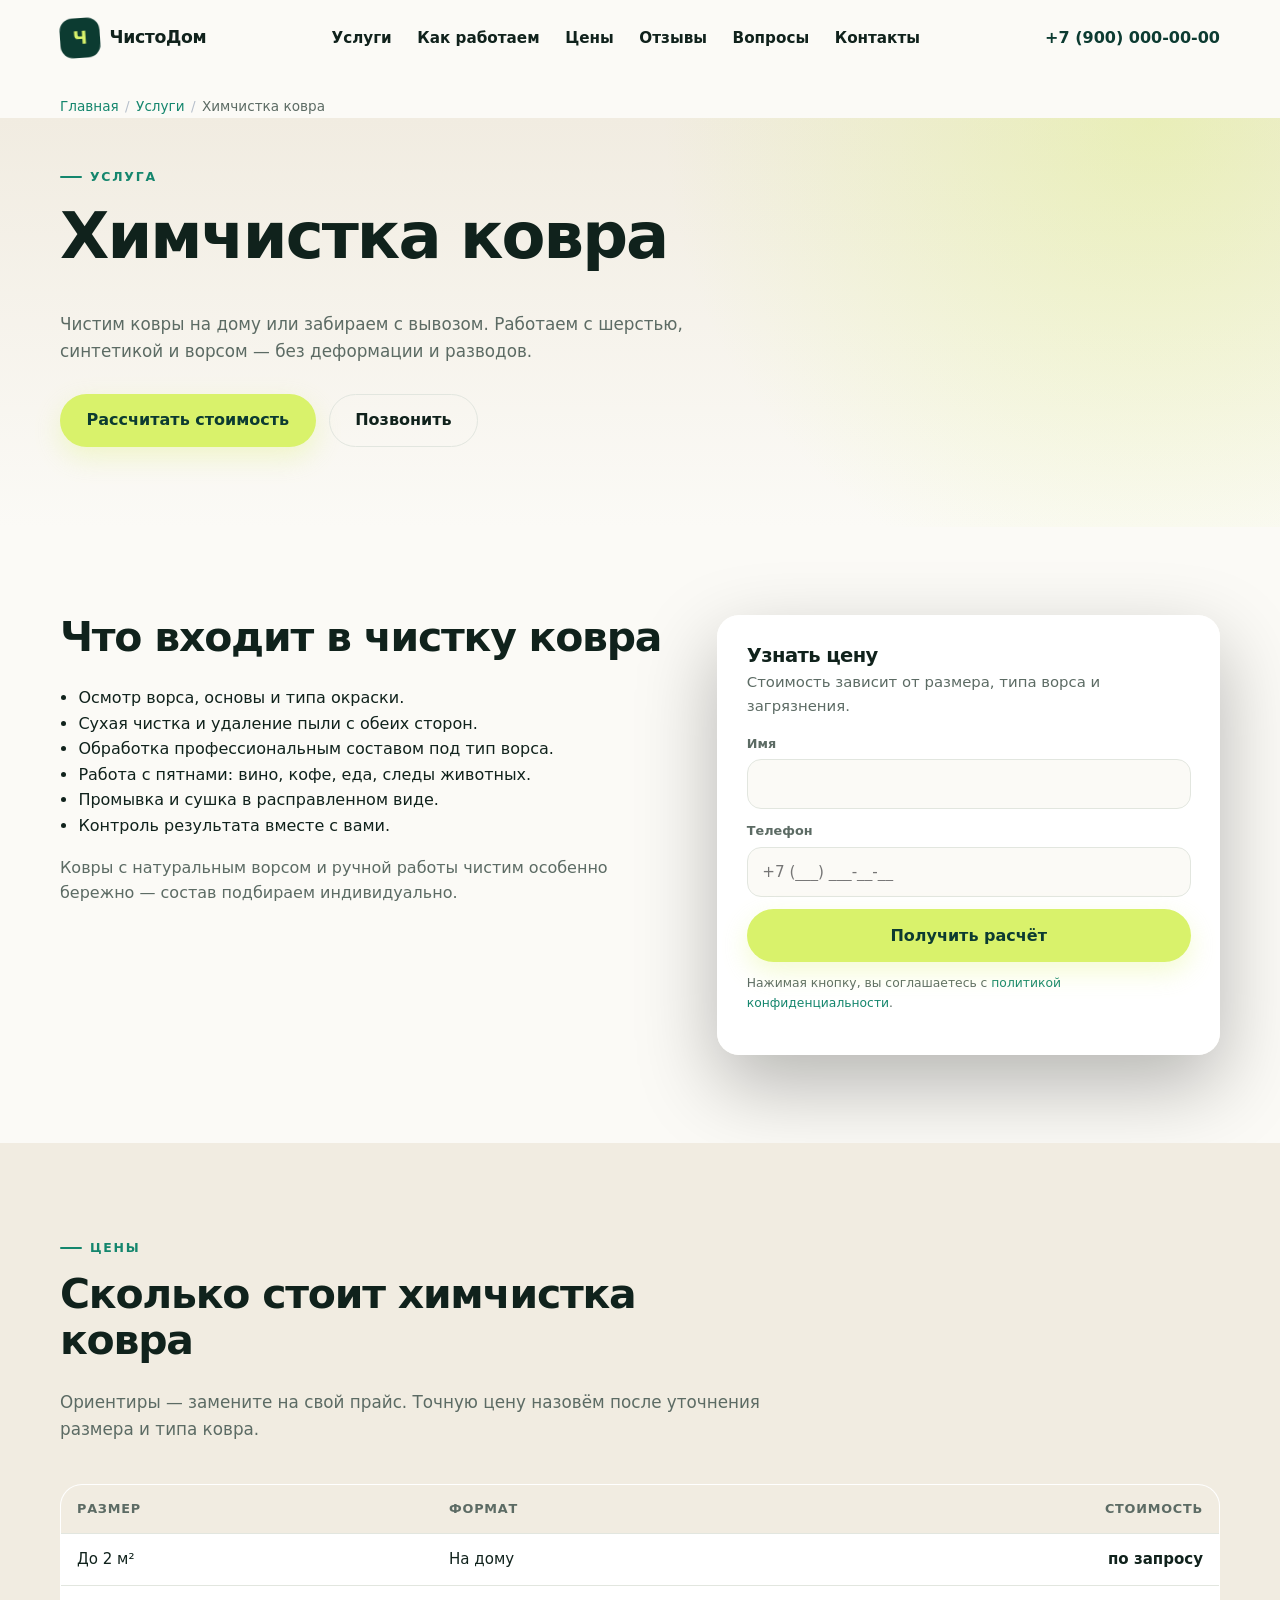
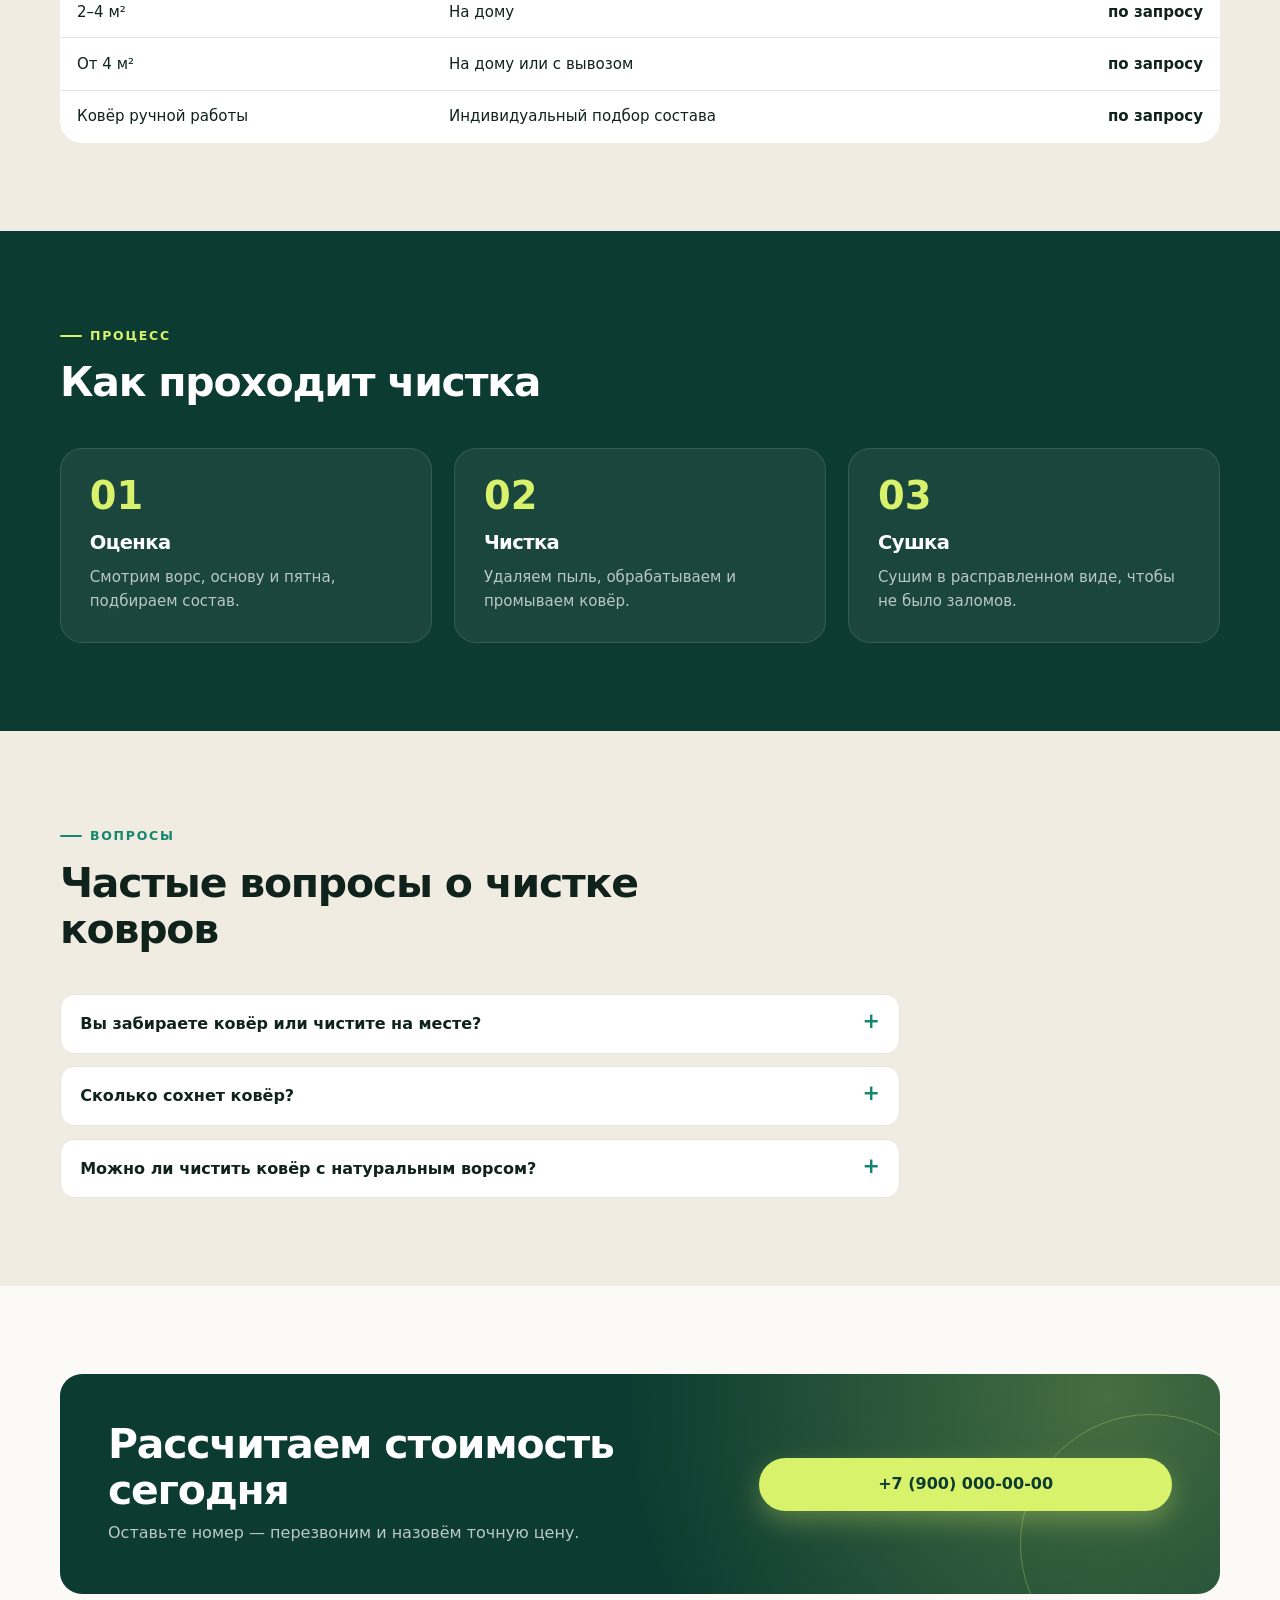
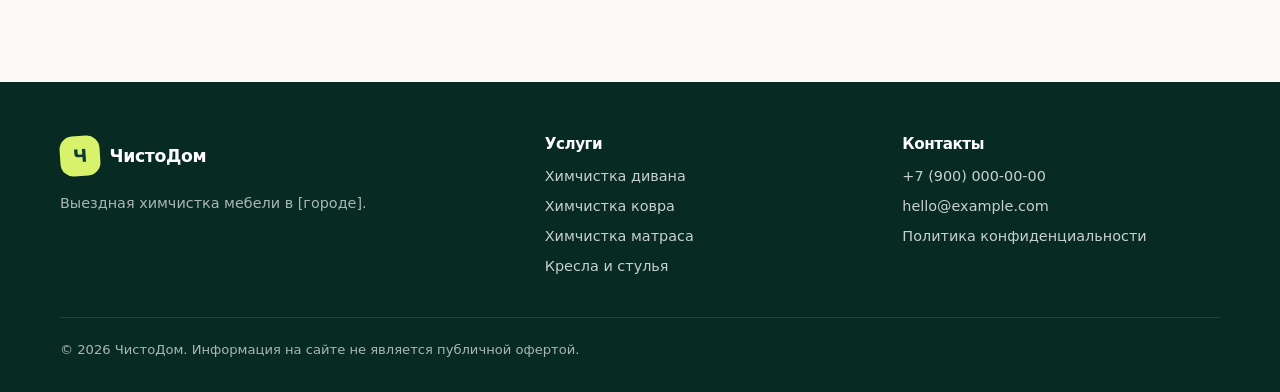
<file: services/kover.html>
<!DOCTYPE html>
<html lang="ru">
<head>
  <meta charset="utf-8">
  <script>document.documentElement.classList.add("js");</script>
  <meta name="viewport" content="width=device-width, initial-scale=1">
  <title>Химчистка ковра на дому и с вывозом в [городе] — цена</title>
  <meta name="description" content="Профессиональная чистка ковров в [городе]: на дому или с вывозом. Убираем пятна, запахи и пыль, работаем с шерстью и синтетикой. Гарантия результата.">
  <link rel="canonical" href="https://jostik33.github.io/himchistka-site/services/kover.html">
  <meta property="og:type" content="article">
  <meta property="og:title" content="Химчистка ковра в [городе]">
  <meta property="og:description" content="Чистка на дому и с вывозом. Шерсть, синтетика, ворс. Убираем пятна и запахи.">
  <meta property="og:url" content="https://jostik33.github.io/himchistka-site/services/kover.html">
  <meta property="og:locale" content="ru_RU">
  <link rel="stylesheet" href="../css/styles.css">
</head>
<body>
  <a class="skip-link" href="#main">Перейти к содержанию</a>

  <header class="site-header" data-header>
    <div class="container header-inner">
      <a class="logo" href="../index.html">
        <span class="logo-mark" aria-hidden="true">Ч</span>
        <span>ЧистоДом</span>
      </a>
      <nav class="nav" data-nav aria-label="Основная навигация">
        <a href="../index.html#services">Услуги</a>
        <a href="../index.html#how">Как работаем</a>
        <a href="../index.html#prices">Цены</a>
        <a href="../index.html#reviews">Отзывы</a>
        <a href="../index.html#faq">Вопросы</a>
        <a href="../index.html#contacts">Контакты</a>
      </nav>
      <a class="header-phone" href="tel:+79000000000">+7 (900) 000-00-00</a>
      <button class="nav-toggle" type="button" data-nav-toggle aria-label="Открыть меню" aria-expanded="false"><span></span></button>
    </div>
  </header>

  <main id="main">
    <div class="container breadcrumbs">
      <ol>
        <li><a href="../index.html">Главная</a></li>
        <li><a href="../index.html#services">Услуги</a></li>
        <li>Химчистка ковра</li>
      </ol>
    </div>

    <section class="page-hero">
      <div class="container">
        <span class="eyebrow">Услуга</span>
        <h1>Химчистка ковра</h1>
        <p>Чистим ковры на дому или забираем с вывозом. Работаем с шерстью, синтетикой и ворсом — без деформации и разводов.</p>
        <div class="hero-actions">
          <a class="btn btn--primary" href="#contact">Рассчитать стоимость</a>
          <a class="btn btn--ghost" href="tel:+79000000000">Позвонить</a>
        </div>
      </div>
    </section>

    <section class="section">
      <div class="container split">
        <div>
          <h2>Что входит в чистку ковра</h2>
          <ul>
            <li>Осмотр ворса, основы и типа окраски.</li>
            <li>Сухая чистка и удаление пыли с обеих сторон.</li>
            <li>Обработка профессиональным составом под тип ворса.</li>
            <li>Работа с пятнами: вино, кофе, еда, следы животных.</li>
            <li>Промывка и сушка в расправленном виде.</li>
            <li>Контроль результата вместе с вами.</li>
          </ul>
          <p class="muted">Ковры с натуральным ворсом и ручной работы чистим особенно бережно — состав подбираем индивидуально.</p>
        </div>

        <div class="hero-card">
          <h3>Узнать цену</h3>
          <p>Стоимость зависит от размера, типа ворса и загрязнения.</p>
          <form class="mini-form" data-lead-form>
            <div class="field">
              <label for="name">Имя</label>
              <input id="name" name="name" type="text" autocomplete="name" required>
            </div>
            <div class="field">
              <label for="phone">Телефон</label>
              <input id="phone" name="phone" type="tel" autocomplete="tel" placeholder="+7 (___) ___-__-__" required>
            </div>
            <button class="btn btn--primary btn--wide" type="submit">Получить расчёт</button>
            <p class="form-note">Нажимая кнопку, вы соглашаетесь с <a href="../privacy.html">политикой конфиденциальности</a>.</p>
            <p class="form-status" data-form-status role="status"></p>
          </form>
        </div>
      </div>
    </section>

    <section class="section section--soft">
      <div class="container">
        <div class="section-head reveal">
          <span class="eyebrow">Цены</span>
          <h2>Сколько стоит химчистка ковра</h2>
          <p>Ориентиры — замените на свой прайс. Точную цену назовём после уточнения размера и типа ковра.</p>
        </div>

        <table class="price-table">
          <thead>
            <tr>
              <th scope="col">Размер</th>
              <th scope="col">Формат</th>
              <th scope="col" class="num">Стоимость</th>
            </tr>
          </thead>
          <tbody>
            <tr>
              <td>До 2 м²</td>
              <td>На дому</td>
              <td class="num">по запросу</td>
            </tr>
            <tr>
              <td>2–4 м²</td>
              <td>На дому</td>
              <td class="num">по запросу</td>
            </tr>
            <tr>
              <td>От 4 м²</td>
              <td>На дому или с вывозом</td>
              <td class="num">по запросу</td>
            </tr>
            <tr>
              <td>Ковёр ручной работы</td>
              <td>Индивидуальный подбор состава</td>
              <td class="num">по запросу</td>
            </tr>
          </tbody>
        </table>
      </div>
    </section>

    <section class="section section--dark">
      <div class="container">
        <div class="section-head reveal">
          <span class="eyebrow">Процесс</span>
          <h2>Как проходит чистка</h2>
        </div>
        <div class="steps">
          <div class="step">
            <h3>Оценка</h3>
            <p>Смотрим ворс, основу и пятна, подбираем состав.</p>
          </div>
          <div class="step">
            <h3>Чистка</h3>
            <p>Удаляем пыль, обрабатываем и промываем ковёр.</p>
          </div>
          <div class="step">
            <h3>Сушка</h3>
            <p>Сушим в расправленном виде, чтобы не было заломов.</p>
          </div>
        </div>
      </div>
    </section>

    <section class="section section--soft">
      <div class="container">
        <div class="section-head reveal">
          <span class="eyebrow">Вопросы</span>
          <h2>Частые вопросы о чистке ковров</h2>
        </div>
        <div class="faq">
          <details>
            <summary>Вы забираете ковёр или чистите на месте?</summary>
            <p>Оба варианта. Небольшие ковры обычно чистим на дому, большие — с вывозом и доставкой после сушки.</p>
          </details>
          <details>
            <summary>Сколько сохнет ковёр?</summary>
            <p>От 6 до 24 часов в зависимости от ворса, плотности и влажности. Точнее скажет мастер.</p>
          </details>
          <details>
            <summary>Можно ли чистить ковёр с натуральным ворсом?</summary>
            <p>Да, но нужен специальный состав и бережный режим. Мы тестируем средство на небольшом участке.</p>
          </details>
        </div>
      </div>
    </section>

    <section class="section" id="contact">
      <div class="container">
        <div class="cta">
          <div>
            <h2>Рассчитаем стоимость сегодня</h2>
            <p>Оставьте номер — перезвоним и назовём точную цену.</p>
          </div>
          <div>
            <a class="btn btn--primary btn--wide" href="tel:+79000000000">+7 (900) 000-00-00</a>
          </div>
        </div>
      </div>
    </section>
  </main>

  <footer class="site-footer">
    <div class="container">
      <div class="footer-grid">
        <div>
          <a class="logo" href="../index.html">
            <span class="logo-mark" aria-hidden="true">Ч</span>
            <span>ЧистоДом</span>
          </a>
          <p style="margin-top:1rem">Выездная химчистка мебели в [городе].</p>
        </div>
        <div>
          <h4>Услуги</h4>
          <ul>
            <li><a href="divan.html">Химчистка дивана</a></li>
            <li><a href="kover.html">Химчистка ковра</a></li>
            <li><a href="matras.html">Химчистка матраса</a></li>
            <li><a href="kreslo.html">Кресла и стулья</a></li>
          </ul>
        </div>
        <div>
          <h4>Контакты</h4>
          <ul>
            <li><a href="tel:+79000000000">+7 (900) 000-00-00</a></li>
            <li><a href="mailto:hello@example.com">hello@example.com</a></li>
            <li><a href="../privacy.html">Политика конфиденциальности</a></li>
          </ul>
        </div>
      </div>
      <div class="footer-bottom">© <span data-year>2026</span> ЧистоДом. Информация на сайте не является публичной офертой.</div>
    </div>
  </footer>

  <script src="../js/main.js" defer></script>

  <script type="application/ld+json">
  {
    "@context": "https://schema.org",
    "@type": "Service",
    "name": "Химчистка ковра",
    "serviceType": "Чистка ковров",
    "areaServed": "[город]",
    "provider": {
      "@type": "LocalBusiness",
      "name": "ЧистоДом",
      "telephone": "+7-900-000-00-00",
      "url": "https://jostik33.github.io/himchistka-site/"
    },
    "url": "https://jostik33.github.io/himchistka-site/services/kover.html"
  }
  </script>
</body>
</html>
</file>
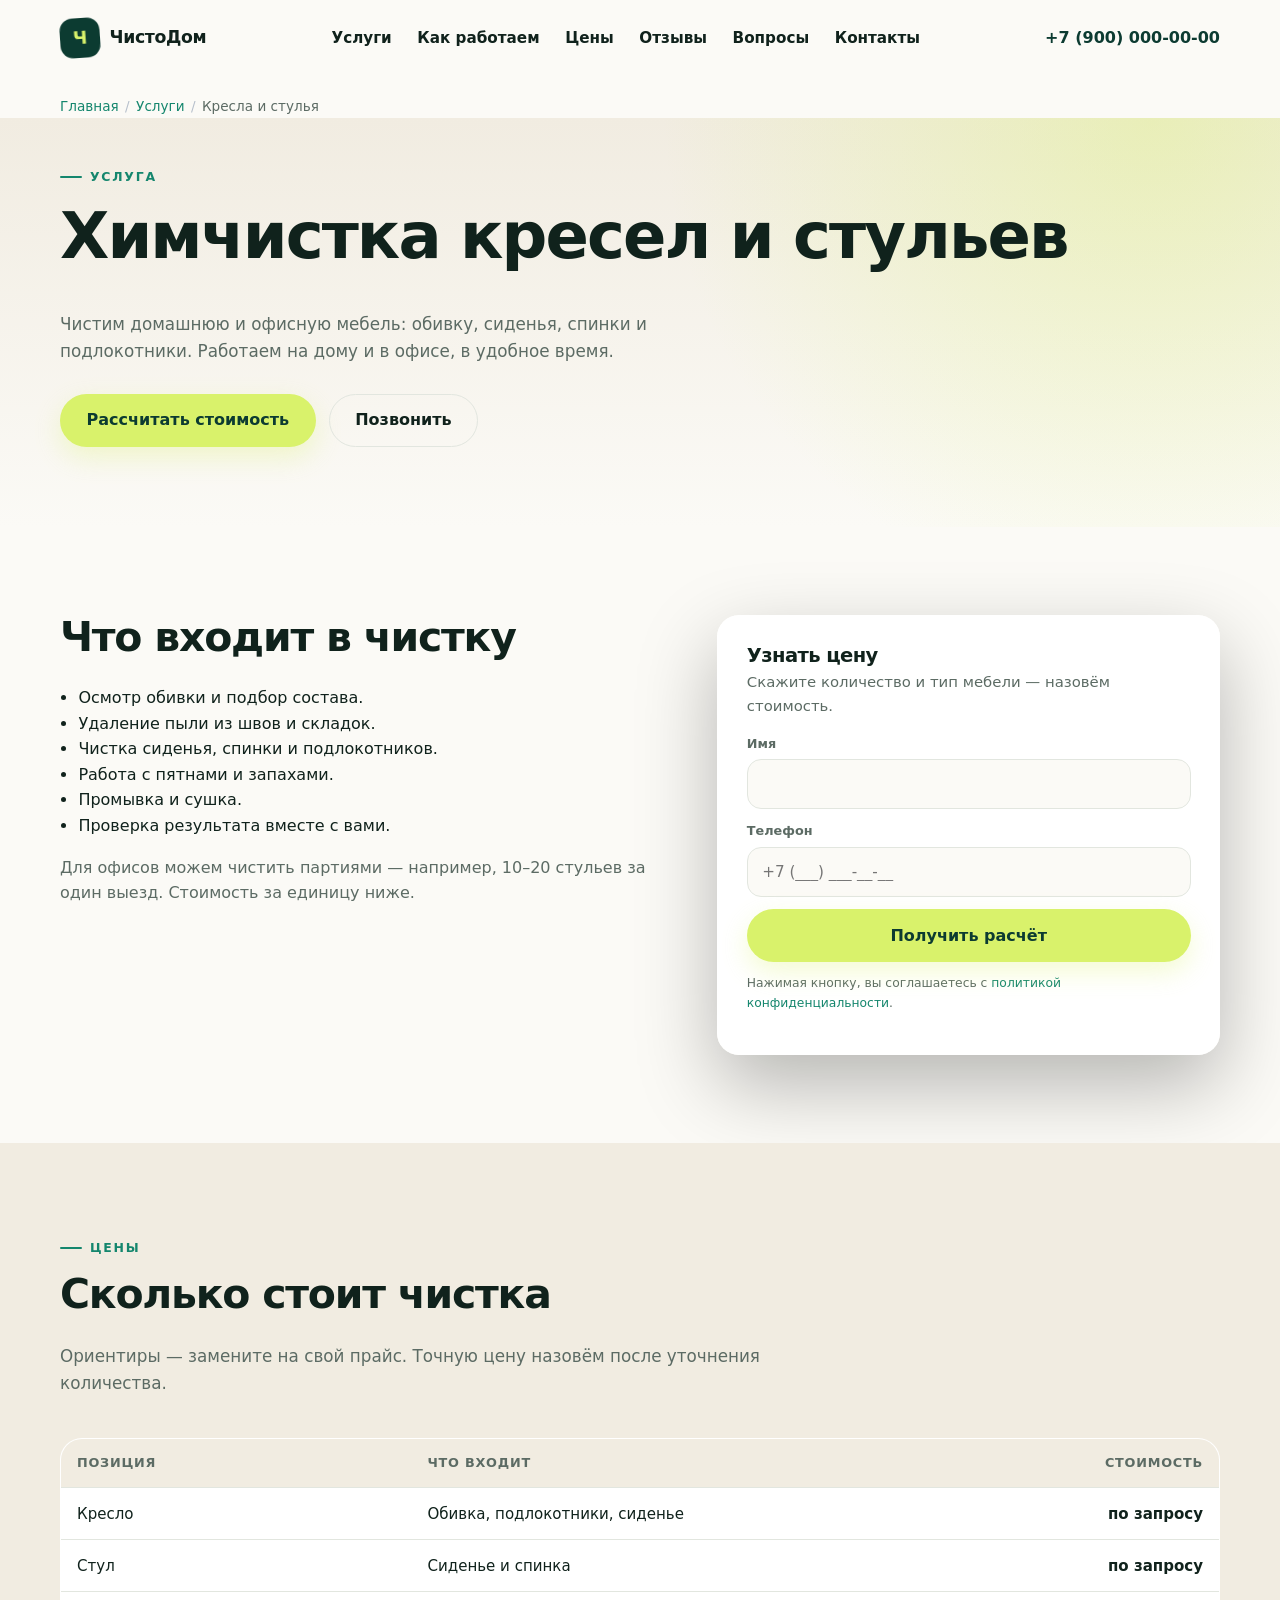
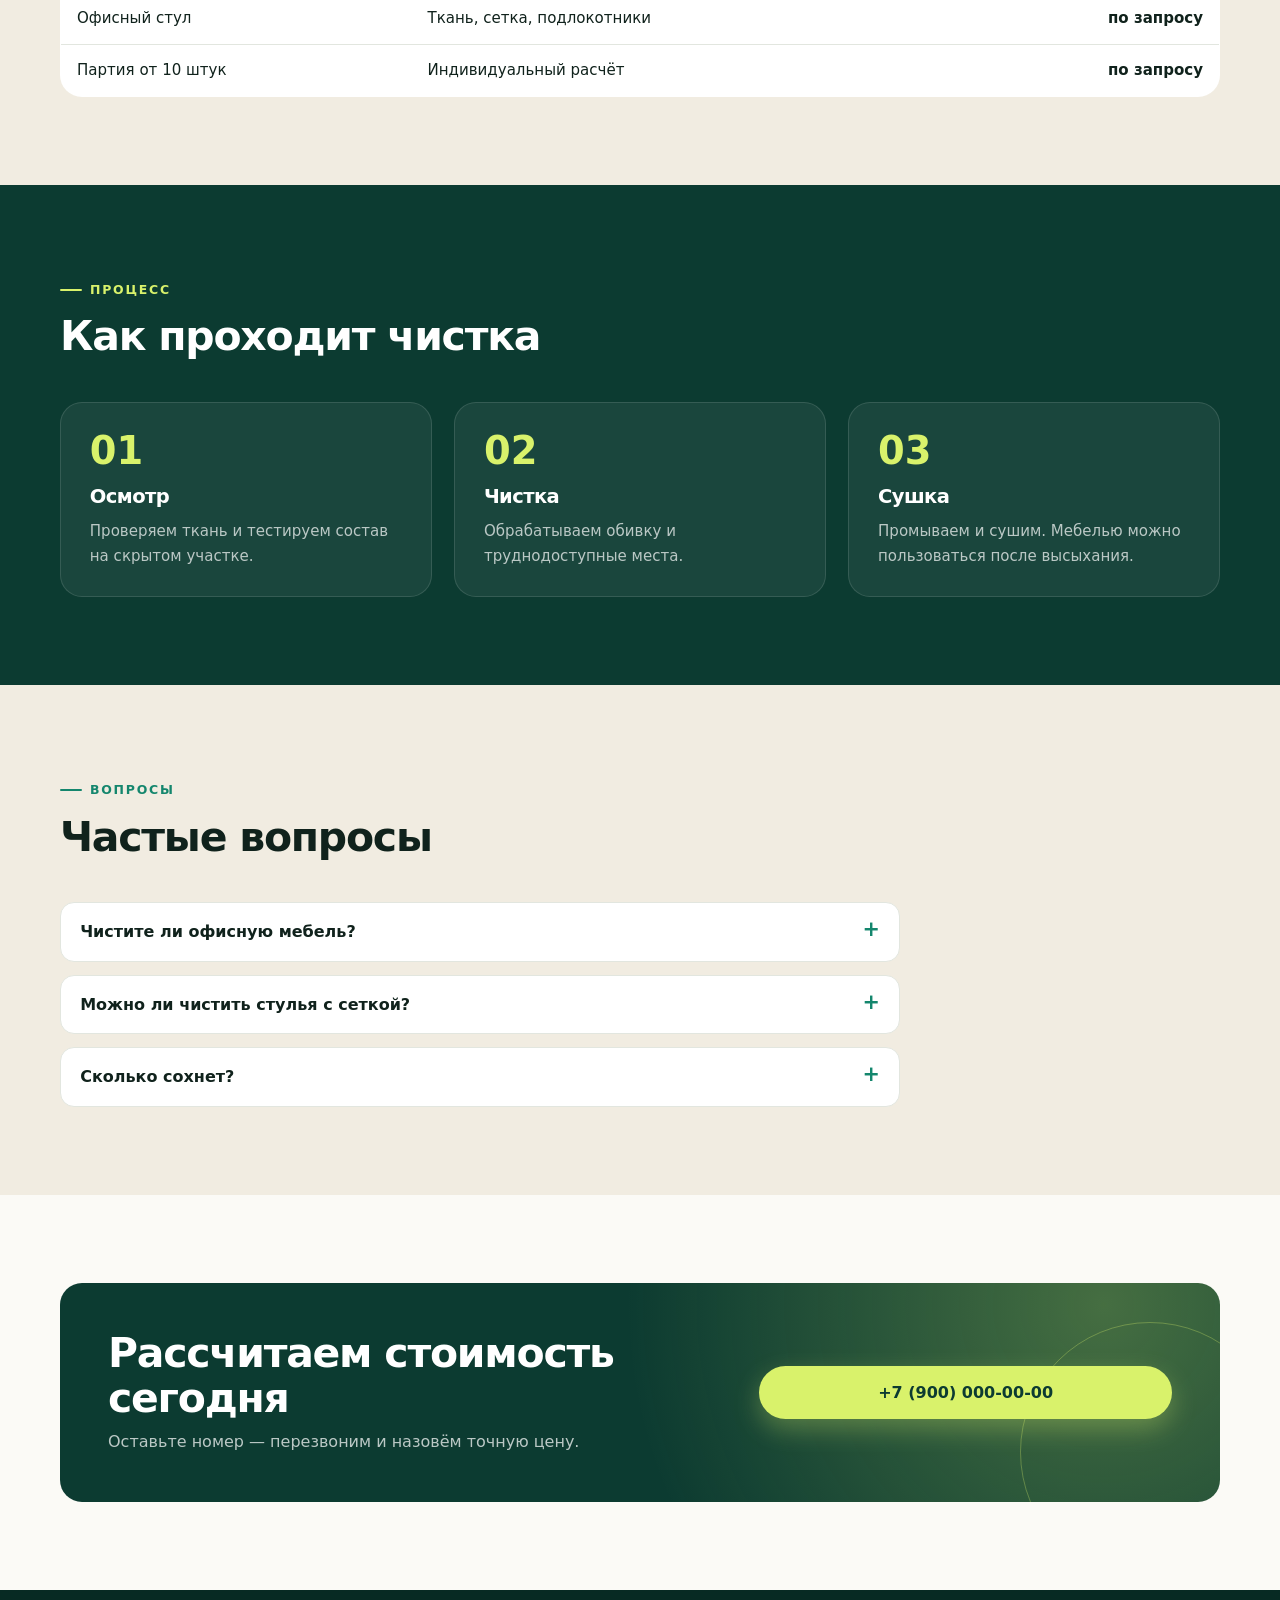
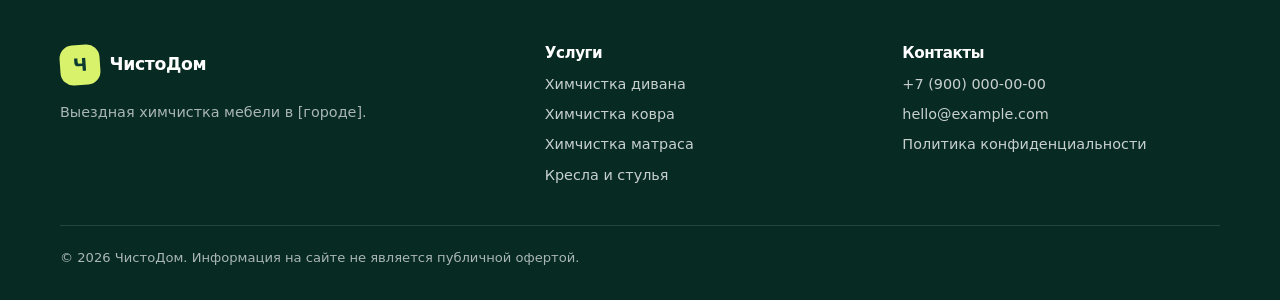
<file: services/kreslo.html>
<!DOCTYPE html>
<html lang="ru">
<head>
  <meta charset="utf-8">
  <script>document.documentElement.classList.add("js");</script>
  <meta name="viewport" content="width=device-width, initial-scale=1">
  <title>Химчистка кресел и стульев в [городе] — на дому и в офисе</title>
  <meta name="description" content="Профессиональная чистка кресел и стульев в [городе]: домашняя и офисная мебель, обивка, подлокотники. Выезд мастера, безопасные средства, гарантия результата.">
  <link rel="canonical" href="https://jostik33.github.io/himchistka-site/services/kreslo.html">
  <meta property="og:type" content="article">
  <meta property="og:title" content="Химчистка кресел и стульев в [городе]">
  <meta property="og:description" content="Домашняя и офисная мебель. Выезд мастера, чистка обивки и подлокотников.">
  <meta property="og:url" content="https://jostik33.github.io/himchistka-site/services/kreslo.html">
  <meta property="og:locale" content="ru_RU">
  <link rel="stylesheet" href="../css/styles.css">
</head>
<body>
  <a class="skip-link" href="#main">Перейти к содержанию</a>

  <header class="site-header" data-header>
    <div class="container header-inner">
      <a class="logo" href="../index.html">
        <span class="logo-mark" aria-hidden="true">Ч</span>
        <span>ЧистоДом</span>
      </a>
      <nav class="nav" data-nav aria-label="Основная навигация">
        <a href="../index.html#services">Услуги</a>
        <a href="../index.html#how">Как работаем</a>
        <a href="../index.html#prices">Цены</a>
        <a href="../index.html#reviews">Отзывы</a>
        <a href="../index.html#faq">Вопросы</a>
        <a href="../index.html#contacts">Контакты</a>
      </nav>
      <a class="header-phone" href="tel:+79000000000">+7 (900) 000-00-00</a>
      <button class="nav-toggle" type="button" data-nav-toggle aria-label="Открыть меню" aria-expanded="false"><span></span></button>
    </div>
  </header>

  <main id="main">
    <div class="container breadcrumbs">
      <ol>
        <li><a href="../index.html">Главная</a></li>
        <li><a href="../index.html#services">Услуги</a></li>
        <li>Кресла и стулья</li>
      </ol>
    </div>

    <section class="page-hero">
      <div class="container">
        <span class="eyebrow">Услуга</span>
        <h1>Химчистка кресел и стульев</h1>
        <p>Чистим домашнюю и офисную мебель: обивку, сиденья, спинки и подлокотники. Работаем на дому и в офисе, в удобное время.</p>
        <div class="hero-actions">
          <a class="btn btn--primary" href="#contact">Рассчитать стоимость</a>
          <a class="btn btn--ghost" href="tel:+79000000000">Позвонить</a>
        </div>
      </div>
    </section>

    <section class="section">
      <div class="container split">
        <div>
          <h2>Что входит в чистку</h2>
          <ul>
            <li>Осмотр обивки и подбор состава.</li>
            <li>Удаление пыли из швов и складок.</li>
            <li>Чистка сиденья, спинки и подлокотников.</li>
            <li>Работа с пятнами и запахами.</li>
            <li>Промывка и сушка.</li>
            <li>Проверка результата вместе с вами.</li>
          </ul>
          <p class="muted">Для офисов можем чистить партиями — например, 10–20 стульев за один выезд. Стоимость за единицу ниже.</p>
        </div>

        <div class="hero-card">
          <h3>Узнать цену</h3>
          <p>Скажите количество и тип мебели — назовём стоимость.</p>
          <form class="mini-form" data-lead-form>
            <div class="field">
              <label for="name">Имя</label>
              <input id="name" name="name" type="text" autocomplete="name" required>
            </div>
            <div class="field">
              <label for="phone">Телефон</label>
              <input id="phone" name="phone" type="tel" autocomplete="tel" placeholder="+7 (___) ___-__-__" required>
            </div>
            <button class="btn btn--primary btn--wide" type="submit">Получить расчёт</button>
            <p class="form-note">Нажимая кнопку, вы соглашаетесь с <a href="../privacy.html">политикой конфиденциальности</a>.</p>
            <p class="form-status" data-form-status role="status"></p>
          </form>
        </div>
      </div>
    </section>

    <section class="section section--soft">
      <div class="container">
        <div class="section-head reveal">
          <span class="eyebrow">Цены</span>
          <h2>Сколько стоит чистка</h2>
          <p>Ориентиры — замените на свой прайс. Точную цену назовём после уточнения количества.</p>
        </div>

        <table class="price-table">
          <thead>
            <tr>
              <th scope="col">Позиция</th>
              <th scope="col">Что входит</th>
              <th scope="col" class="num">Стоимость</th>
            </tr>
          </thead>
          <tbody>
            <tr>
              <td>Кресло</td>
              <td>Обивка, подлокотники, сиденье</td>
              <td class="num">по запросу</td>
            </tr>
            <tr>
              <td>Стул</td>
              <td>Сиденье и спинка</td>
              <td class="num">по запросу</td>
            </tr>
            <tr>
              <td>Офисный стул</td>
              <td>Ткань, сетка, подлокотники</td>
              <td class="num">по запросу</td>
            </tr>
            <tr>
              <td>Партия от 10 штук</td>
              <td>Индивидуальный расчёт</td>
              <td class="num">по запросу</td>
            </tr>
          </tbody>
        </table>
      </div>
    </section>

    <section class="section section--dark">
      <div class="container">
        <div class="section-head reveal">
          <span class="eyebrow">Процесс</span>
          <h2>Как проходит чистка</h2>
        </div>
        <div class="steps">
          <div class="step">
            <h3>Осмотр</h3>
            <p>Проверяем ткань и тестируем состав на скрытом участке.</p>
          </div>
          <div class="step">
            <h3>Чистка</h3>
            <p>Обрабатываем обивку и труднодоступные места.</p>
          </div>
          <div class="step">
            <h3>Сушка</h3>
            <p>Промываем и сушим. Мебелью можно пользоваться после высыхания.</p>
          </div>
        </div>
      </div>
    </section>

    <section class="section section--soft">
      <div class="container">
        <div class="section-head reveal">
          <span class="eyebrow">Вопросы</span>
          <h2>Частые вопросы</h2>
        </div>
        <div class="faq">
          <details>
            <summary>Чистите ли офисную мебель?</summary>
            <p>Да. Работаем в офисах, кафе и других коммерческих помещениях. Для партий от 10 единиц — индивидуальная цена.</p>
          </details>
          <details>
            <summary>Можно ли чистить стулья с сеткой?</summary>
            <p>Да, но технология другая: сетку чистим мягкими составами без интенсивного трения.</p>
          </details>
          <details>
            <summary>Сколько сохнет?</summary>
            <p>Обычно 3–6 часов. Точное время зависит от ткани и влажности.</p>
          </details>
        </div>
      </div>
    </section>

    <section class="section" id="contact">
      <div class="container">
        <div class="cta">
          <div>
            <h2>Рассчитаем стоимость сегодня</h2>
            <p>Оставьте номер — перезвоним и назовём точную цену.</p>
          </div>
          <div>
            <a class="btn btn--primary btn--wide" href="tel:+79000000000">+7 (900) 000-00-00</a>
          </div>
        </div>
      </div>
    </section>
  </main>

  <footer class="site-footer">
    <div class="container">
      <div class="footer-grid">
        <div>
          <a class="logo" href="../index.html">
            <span class="logo-mark" aria-hidden="true">Ч</span>
            <span>ЧистоДом</span>
          </a>
          <p style="margin-top:1rem">Выездная химчистка мебели в [городе].</p>
        </div>
        <div>
          <h4>Услуги</h4>
          <ul>
            <li><a href="divan.html">Химчистка дивана</a></li>
            <li><a href="kover.html">Химчистка ковра</a></li>
            <li><a href="matras.html">Химчистка матраса</a></li>
            <li><a href="kreslo.html">Кресла и стулья</a></li>
          </ul>
        </div>
        <div>
          <h4>Контакты</h4>
          <ul>
            <li><a href="tel:+79000000000">+7 (900) 000-00-00</a></li>
            <li><a href="mailto:hello@example.com">hello@example.com</a></li>
            <li><a href="../privacy.html">Политика конфиденциальности</a></li>
          </ul>
        </div>
      </div>
      <div class="footer-bottom">© <span data-year>2026</span> ЧистоДом. Информация на сайте не является публичной офертой.</div>
    </div>
  </footer>

  <script src="../js/main.js" defer></script>

  <script type="application/ld+json">
  {
    "@context": "https://schema.org",
    "@type": "Service",
    "name": "Химчистка кресел и стульев",
    "serviceType": "Химчистка мебели",
    "areaServed": "[город]",
    "provider": {
      "@type": "LocalBusiness",
      "name": "ЧистоДом",
      "telephone": "+7-900-000-00-00",
      "url": "https://jostik33.github.io/himchistka-site/"
    },
    "url": "https://jostik33.github.io/himchistka-site/services/kreslo.html"
  }
  </script>
</body>
</html>
</file>
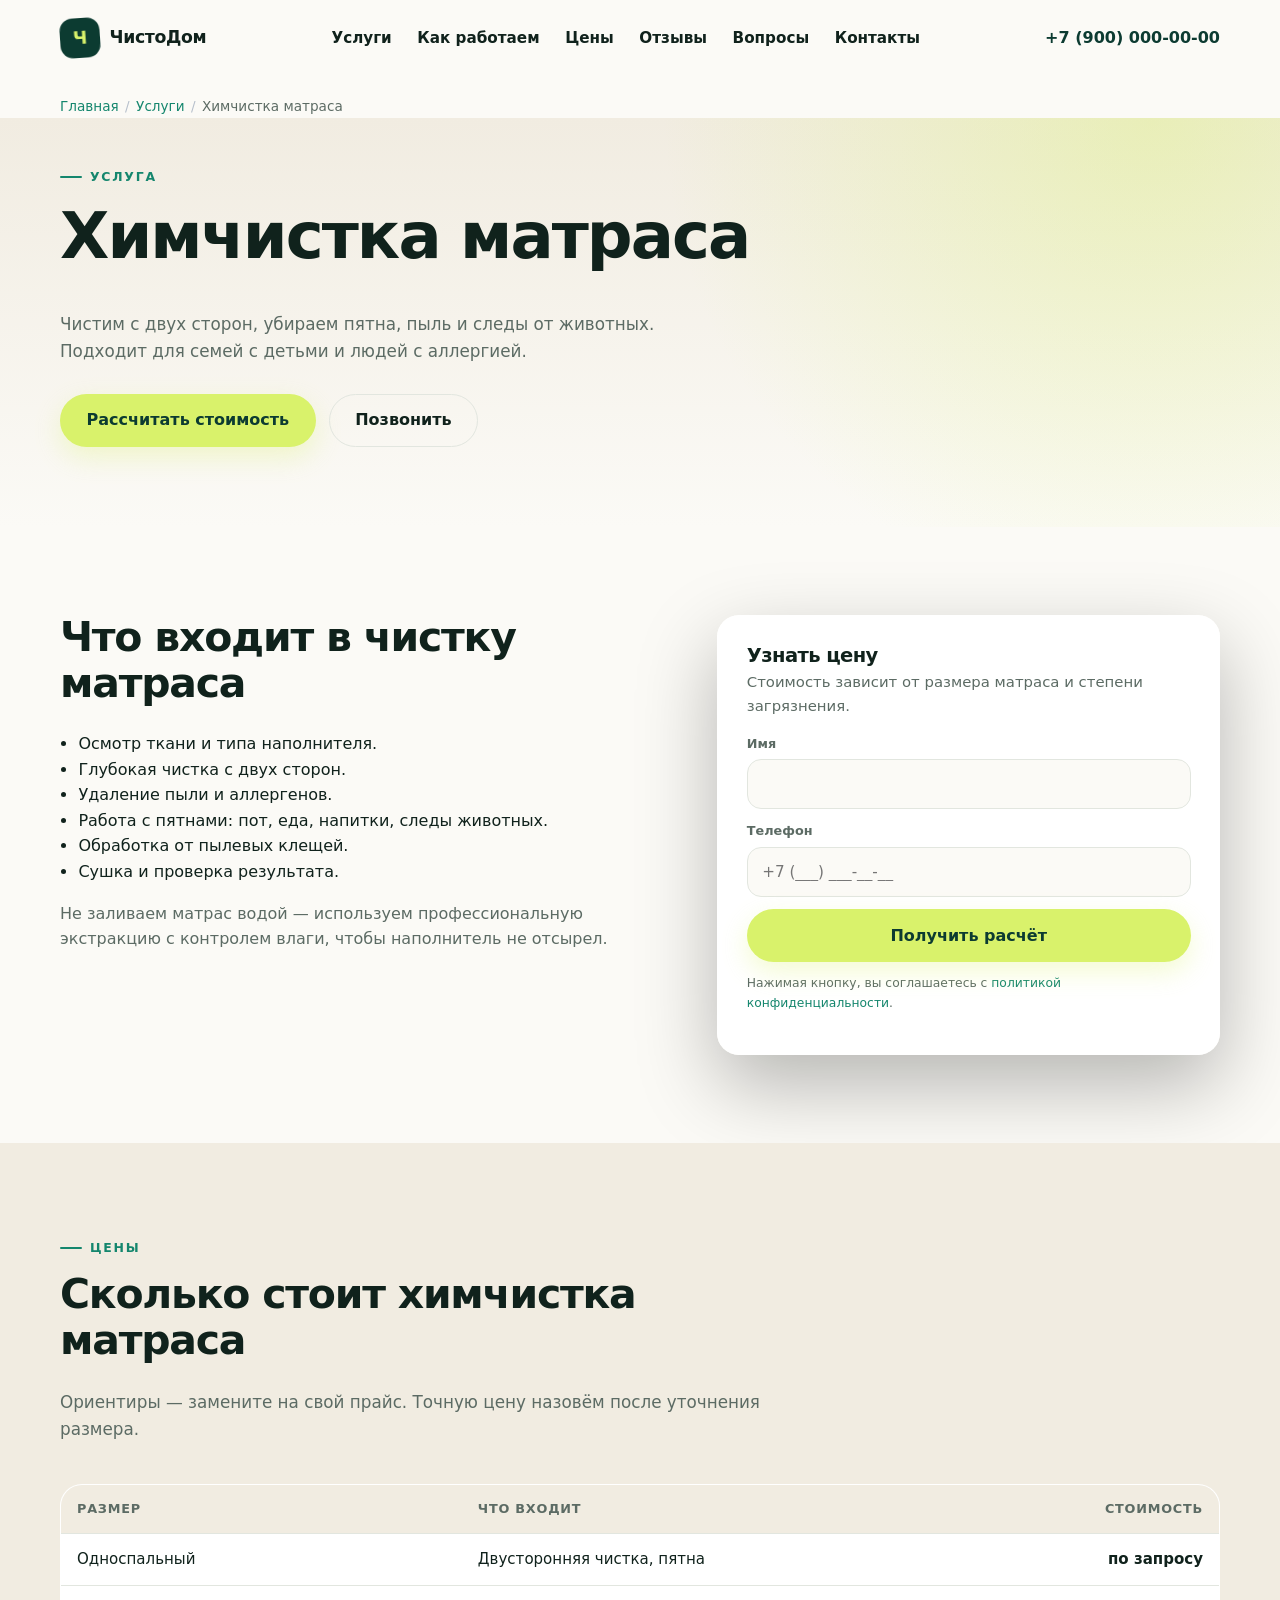
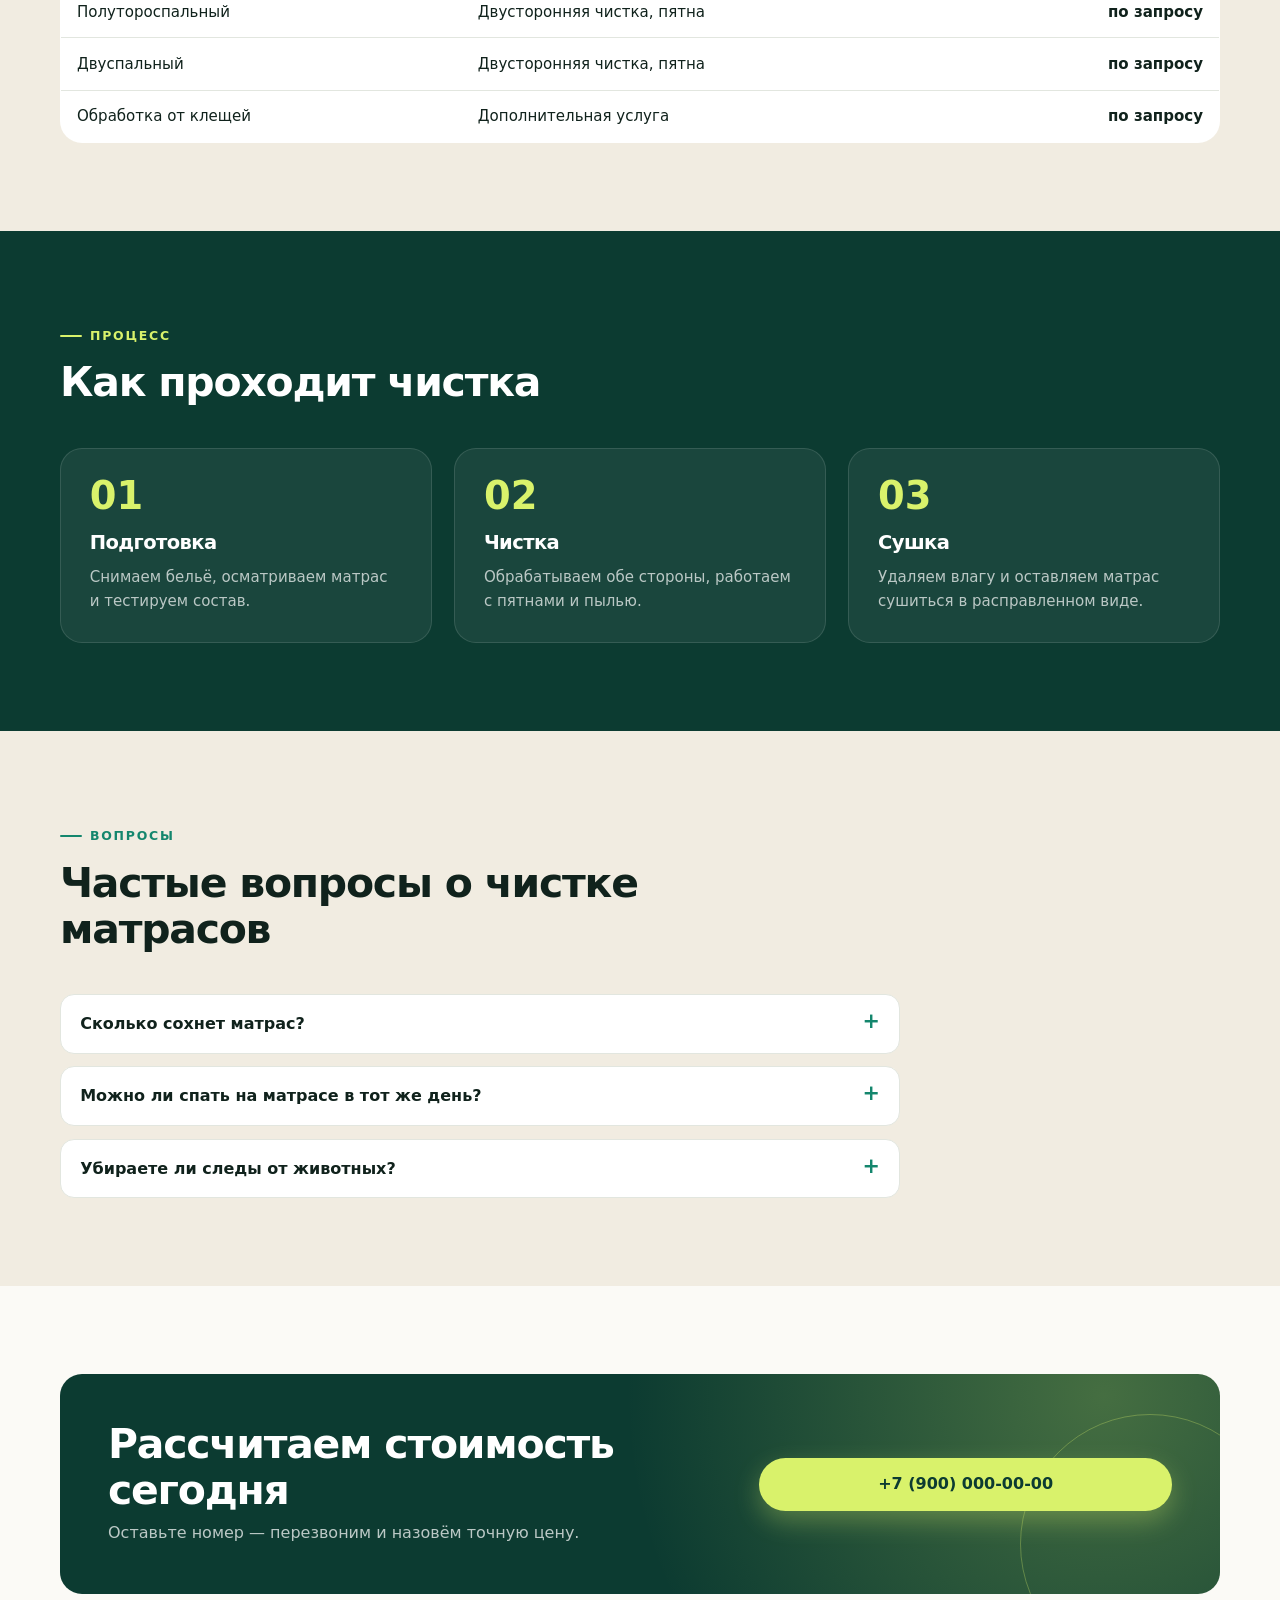
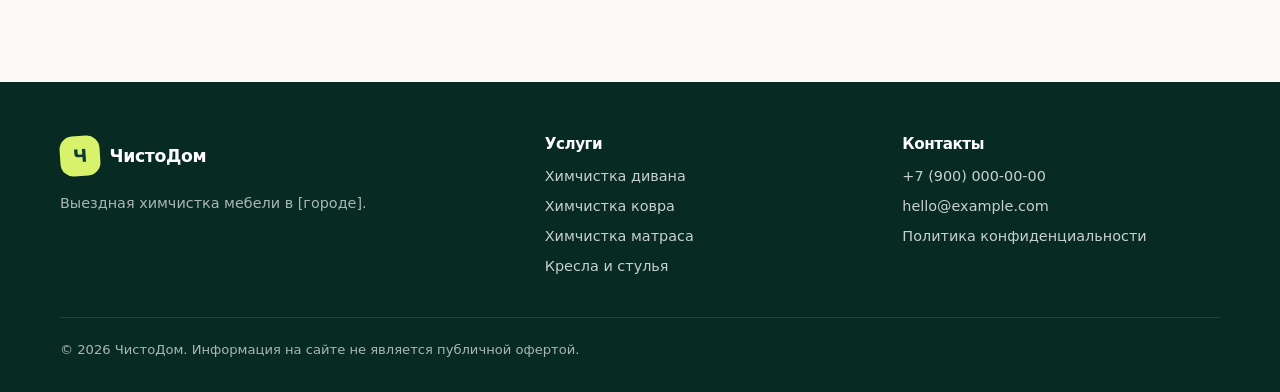
<file: services/matras.html>
<!DOCTYPE html>
<html lang="ru">
<head>
  <meta charset="utf-8">
  <script>document.documentElement.classList.add("js");</script>
  <meta name="viewport" content="width=device-width, initial-scale=1">
  <title>Химчистка матраса на дому в [городе] — от пыли и пятен</title>
  <meta name="description" content="Профессиональная химчистка матраса на дому в [городе]: двусторонняя чистка, пятна, пыль, аллергены и следы от животных. Безопасные средства, выезд мастера.">
  <link rel="canonical" href="https://jostik33.github.io/himchistka-site/services/matras.html">
  <meta property="og:type" content="article">
  <meta property="og:title" content="Химчистка матраса на дому в [городе]">
  <meta property="og:description" content="Двусторонняя чистка, удаление пятен и пыли. Безопасно для детей и аллергиков.">
  <meta property="og:url" content="https://jostik33.github.io/himchistka-site/services/matras.html">
  <meta property="og:locale" content="ru_RU">
  <link rel="stylesheet" href="../css/styles.css">
</head>
<body>
  <a class="skip-link" href="#main">Перейти к содержанию</a>

  <header class="site-header" data-header>
    <div class="container header-inner">
      <a class="logo" href="../index.html">
        <span class="logo-mark" aria-hidden="true">Ч</span>
        <span>ЧистоДом</span>
      </a>
      <nav class="nav" data-nav aria-label="Основная навигация">
        <a href="../index.html#services">Услуги</a>
        <a href="../index.html#how">Как работаем</a>
        <a href="../index.html#prices">Цены</a>
        <a href="../index.html#reviews">Отзывы</a>
        <a href="../index.html#faq">Вопросы</a>
        <a href="../index.html#contacts">Контакты</a>
      </nav>
      <a class="header-phone" href="tel:+79000000000">+7 (900) 000-00-00</a>
      <button class="nav-toggle" type="button" data-nav-toggle aria-label="Открыть меню" aria-expanded="false"><span></span></button>
    </div>
  </header>

  <main id="main">
    <div class="container breadcrumbs">
      <ol>
        <li><a href="../index.html">Главная</a></li>
        <li><a href="../index.html#services">Услуги</a></li>
        <li>Химчистка матраса</li>
      </ol>
    </div>

    <section class="page-hero">
      <div class="container">
        <span class="eyebrow">Услуга</span>
        <h1>Химчистка матраса</h1>
        <p>Чистим с двух сторон, убираем пятна, пыль и следы от животных. Подходит для семей с детьми и людей с аллергией.</p>
        <div class="hero-actions">
          <a class="btn btn--primary" href="#contact">Рассчитать стоимость</a>
          <a class="btn btn--ghost" href="tel:+79000000000">Позвонить</a>
        </div>
      </div>
    </section>

    <section class="section">
      <div class="container split">
        <div>
          <h2>Что входит в чистку матраса</h2>
          <ul>
            <li>Осмотр ткани и типа наполнителя.</li>
            <li>Глубокая чистка с двух сторон.</li>
            <li>Удаление пыли и аллергенов.</li>
            <li>Работа с пятнами: пот, еда, напитки, следы животных.</li>
            <li>Обработка от пылевых клещей.</li>
            <li>Сушка и проверка результата.</li>
          </ul>
          <p class="muted">Не заливаем матрас водой — используем профессиональную экстракцию с контролем влаги, чтобы наполнитель не отсырел.</p>
        </div>

        <div class="hero-card">
          <h3>Узнать цену</h3>
          <p>Стоимость зависит от размера матраса и степени загрязнения.</p>
          <form class="mini-form" data-lead-form>
            <div class="field">
              <label for="name">Имя</label>
              <input id="name" name="name" type="text" autocomplete="name" required>
            </div>
            <div class="field">
              <label for="phone">Телефон</label>
              <input id="phone" name="phone" type="tel" autocomplete="tel" placeholder="+7 (___) ___-__-__" required>
            </div>
            <button class="btn btn--primary btn--wide" type="submit">Получить расчёт</button>
            <p class="form-note">Нажимая кнопку, вы соглашаетесь с <a href="../privacy.html">политикой конфиденциальности</a>.</p>
            <p class="form-status" data-form-status role="status"></p>
          </form>
        </div>
      </div>
    </section>

    <section class="section section--soft">
      <div class="container">
        <div class="section-head reveal">
          <span class="eyebrow">Цены</span>
          <h2>Сколько стоит химчистка матраса</h2>
          <p>Ориентиры — замените на свой прайс. Точную цену назовём после уточнения размера.</p>
        </div>

        <table class="price-table">
          <thead>
            <tr>
              <th scope="col">Размер</th>
              <th scope="col">Что входит</th>
              <th scope="col" class="num">Стоимость</th>
            </tr>
          </thead>
          <tbody>
            <tr>
              <td>Односпальный</td>
              <td>Двусторонняя чистка, пятна</td>
              <td class="num">по запросу</td>
            </tr>
            <tr>
              <td>Полутороспальный</td>
              <td>Двусторонняя чистка, пятна</td>
              <td class="num">по запросу</td>
            </tr>
            <tr>
              <td>Двуспальный</td>
              <td>Двусторонняя чистка, пятна</td>
              <td class="num">по запросу</td>
            </tr>
            <tr>
              <td>Обработка от клещей</td>
              <td>Дополнительная услуга</td>
              <td class="num">по запросу</td>
            </tr>
          </tbody>
        </table>
      </div>
    </section>

    <section class="section section--dark">
      <div class="container">
        <div class="section-head reveal">
          <span class="eyebrow">Процесс</span>
          <h2>Как проходит чистка</h2>
        </div>
        <div class="steps">
          <div class="step">
            <h3>Подготовка</h3>
            <p>Снимаем бельё, осматриваем матрас и тестируем состав.</p>
          </div>
          <div class="step">
            <h3>Чистка</h3>
            <p>Обрабатываем обе стороны, работаем с пятнами и пылью.</p>
          </div>
          <div class="step">
            <h3>Сушка</h3>
            <p>Удаляем влагу и оставляем матрас сушиться в расправленном виде.</p>
          </div>
        </div>
      </div>
    </section>

    <section class="section section--soft">
      <div class="container">
        <div class="section-head reveal">
          <span class="eyebrow">Вопросы</span>
          <h2>Частые вопросы о чистке матрасов</h2>
        </div>
        <div class="faq">
          <details>
            <summary>Сколько сохнет матрас?</summary>
            <p>Обычно 6–12 часов. Время зависит от наполнителя, влажности и температуры в комнате.</p>
          </details>
          <details>
            <summary>Можно ли спать на матрасе в тот же день?</summary>
            <p>Лучше дождаться полного высыхания. Мастер скажет точное время после чистки.</p>
          </details>
          <details>
            <summary>Убираете ли следы от животных?</summary>
            <p>Да, работаем с пятнами и запахом. Для старых следов может понадобиться дополнительная обработка — её согласуем заранее.</p>
          </details>
        </div>
      </div>
    </section>

    <section class="section" id="contact">
      <div class="container">
        <div class="cta">
          <div>
            <h2>Рассчитаем стоимость сегодня</h2>
            <p>Оставьте номер — перезвоним и назовём точную цену.</p>
          </div>
          <div>
            <a class="btn btn--primary btn--wide" href="tel:+79000000000">+7 (900) 000-00-00</a>
          </div>
        </div>
      </div>
    </section>
  </main>

  <footer class="site-footer">
    <div class="container">
      <div class="footer-grid">
        <div>
          <a class="logo" href="../index.html">
            <span class="logo-mark" aria-hidden="true">Ч</span>
            <span>ЧистоДом</span>
          </a>
          <p style="margin-top:1rem">Выездная химчистка мебели в [городе].</p>
        </div>
        <div>
          <h4>Услуги</h4>
          <ul>
            <li><a href="divan.html">Химчистка дивана</a></li>
            <li><a href="kover.html">Химчистка ковра</a></li>
            <li><a href="matras.html">Химчистка матраса</a></li>
            <li><a href="kreslo.html">Кресла и стулья</a></li>
          </ul>
        </div>
        <div>
          <h4>Контакты</h4>
          <ul>
            <li><a href="tel:+79000000000">+7 (900) 000-00-00</a></li>
            <li><a href="mailto:hello@example.com">hello@example.com</a></li>
            <li><a href="../privacy.html">Политика конфиденциальности</a></li>
          </ul>
        </div>
      </div>
      <div class="footer-bottom">© <span data-year>2026</span> ЧистоДом. Информация на сайте не является публичной офертой.</div>
    </div>
  </footer>

  <script src="../js/main.js" defer></script>

  <script type="application/ld+json">
  {
    "@context": "https://schema.org",
    "@type": "Service",
    "name": "Химчистка матраса",
    "serviceType": "Химчистка матрасов",
    "areaServed": "[город]",
    "provider": {
      "@type": "LocalBusiness",
      "name": "ЧистоДом",
      "telephone": "+7-900-000-00-00",
      "url": "https://jostik33.github.io/himchistka-site/"
    },
    "url": "https://jostik33.github.io/himchistka-site/services/matras.html"
  }
  </script>
</body>
</html>
</file>
<file: css/styles.css>
/* =========================================================
   Химчистка — стили
   Палитра: глубокий изумруд, мята, лайм, тёплый крем
   ========================================================= */

:root {
  --forest: #0c3b31;
  --forest-deep: #072a23;
  --emerald: #14866d;
  --mint: #b8efe0;
  --lime: #d9f26b;
  --lime-bright: #e8ff8a;
  --cream: #fbfaf6;
  --sand: #f1ece1;
  --ink: #10221c;
  --muted: #5c6b64;
  --line: #e2e6df;
  --white: #ffffff;
  --radius: 22px;
  --radius-sm: 14px;
  --container: 1160px;
  --shadow-sm: 0 4px 16px rgba(12, 59, 49, 0.06);
  --shadow: 0 24px 60px rgba(12, 59, 49, 0.14);
  --font: system-ui, -apple-system, "Segoe UI", Roboto, "Helvetica Neue", Arial, sans-serif;
  --ease: cubic-bezier(0.22, 1, 0.36, 1);
}

*,
*::before,
*::after {
  box-sizing: border-box;
}

html {
  scroll-behavior: smooth;
}

body {
  margin: 0;
  font-family: var(--font);
  color: var(--ink);
  background: var(--cream);
  line-height: 1.6;
  -webkit-font-smoothing: antialiased;
  overflow-x: hidden;
}

img {
  max-width: 100%;
  display: block;
}

a {
  color: var(--emerald);
  text-decoration: none;
}

a:hover {
  text-decoration: underline;
}

h1,
h2,
h3,
h4 {
  line-height: 1.12;
  margin: 0 0 0.6em;
  letter-spacing: -0.03em;
  font-weight: 800;
}

h1 {
  font-size: clamp(2.3rem, 5vw, 4.1rem);
}

h2 {
  font-size: clamp(1.7rem, 3.2vw, 2.6rem);
}

h3 {
  font-size: 1.22rem;
}

p {
  margin: 0 0 1em;
}

ul {
  padding-left: 1.15em;
}

::selection {
  background: var(--lime);
  color: var(--forest);
}

.container {
  width: min(100% - 2.5rem, var(--container));
  margin-inline: auto;
}

.section {
  padding: 5.5rem 0;
  position: relative;
}

.section--soft {
  background: var(--sand);
}

.section--dark {
  background: var(--forest);
  color: var(--white);
}

.section--dark p {
  color: rgba(255, 255, 255, 0.72);
}

.section--dark .eyebrow {
  color: var(--lime);
}

.section-head {
  max-width: 700px;
  margin-bottom: 2.6rem;
}

.section-head p {
  color: var(--muted);
  margin-bottom: 0;
  font-size: 1.05rem;
}

.section--dark .section-head p {
  color: rgba(255, 255, 255, 0.72);
}

.eyebrow {
  display: inline-flex;
  align-items: center;
  gap: 0.5rem;
  margin-bottom: 0.9rem;
  color: var(--emerald);
  font-size: 0.78rem;
  font-weight: 800;
  letter-spacing: 0.14em;
  text-transform: uppercase;
}

.eyebrow::before {
  content: "";
  width: 22px;
  height: 2px;
  background: currentColor;
  border-radius: 2px;
}

/* ---------- Кнопки ---------- */

.btn {
  position: relative;
  display: inline-flex;
  align-items: center;
  justify-content: center;
  gap: 0.5rem;
  min-height: 52px;
  padding: 0.8rem 1.6rem;
  border: 1px solid transparent;
  border-radius: 999px;
  font: inherit;
  font-weight: 700;
  text-decoration: none;
  cursor: pointer;
  overflow: hidden;
  transition: background-color 0.25s var(--ease), color 0.25s var(--ease),
    border-color 0.25s var(--ease), transform 0.25s var(--ease), box-shadow 0.25s var(--ease);
}

.btn:hover {
  text-decoration: none;
  transform: translateY(-2px);
}

.btn:active {
  transform: translateY(0);
}

.btn--primary {
  background: var(--lime);
  color: var(--forest);
  box-shadow: 0 10px 26px rgba(217, 242, 107, 0.3);
}

.btn--primary::after {
  content: "";
  position: absolute;
  top: 0;
  left: -120%;
  width: 60%;
  height: 100%;
  background: linear-gradient(100deg, transparent, rgba(255, 255, 255, 0.65), transparent);
  transform: skewX(-18deg);
  transition: left 0.6s var(--ease);
}

.btn--primary:hover {
  background: var(--lime-bright);
  box-shadow: 0 16px 34px rgba(217, 242, 107, 0.42);
}

.btn--primary:hover::after {
  left: 160%;
}

.btn--ghost {
  border-color: var(--line);
  background: transparent;
  color: var(--ink);
}

.btn--ghost:hover {
  border-color: var(--emerald);
  color: var(--emerald);
}

.btn--light {
  border-color: rgba(255, 255, 255, 0.34);
  background: rgba(255, 255, 255, 0.06);
  color: var(--white);
  backdrop-filter: blur(6px);
}

.btn--light:hover {
  border-color: var(--lime);
  color: var(--lime);
}

.btn--wide {
  width: 100%;
}

/* ---------- Шапка ---------- */

.site-header {
  position: sticky;
  top: 0;
  z-index: 50;
  background: rgba(251, 250, 246, 0.88);
  backdrop-filter: blur(14px);
  border-bottom: 1px solid transparent;
  transition: border-color 0.3s var(--ease), box-shadow 0.3s var(--ease),
    background-color 0.3s var(--ease);
}

.site-header.is-scrolled {
  border-bottom-color: var(--line);
  box-shadow: 0 8px 30px rgba(12, 59, 49, 0.07);
  background: rgba(251, 250, 246, 0.96);
}

.header-inner {
  display: flex;
  align-items: center;
  justify-content: space-between;
  gap: 1rem;
  min-height: 76px;
}

.logo {
  display: inline-flex;
  align-items: center;
  gap: 0.6rem;
  color: var(--ink);
  font-weight: 800;
  font-size: 1.08rem;
  text-decoration: none;
  letter-spacing: -0.02em;
}

.logo:hover {
  text-decoration: none;
}

.logo-mark {
  display: grid;
  place-items: center;
  width: 40px;
  height: 40px;
  border-radius: 13px;
  background: var(--forest);
  color: var(--lime);
  font-size: 1.1rem;
  font-weight: 800;
  transform: rotate(-4deg);
  transition: transform 0.3s var(--ease);
}

.logo:hover .logo-mark {
  transform: rotate(4deg) scale(1.05);
}

.nav {
  display: flex;
  align-items: center;
  gap: 1.6rem;
}

.nav a {
  position: relative;
  color: var(--ink);
  font-size: 0.95rem;
  font-weight: 600;
}

.nav a::after {
  content: "";
  position: absolute;
  left: 0;
  bottom: -6px;
  width: 100%;
  height: 2px;
  background: var(--lime);
  transform: scaleX(0);
  transform-origin: left;
  transition: transform 0.3s var(--ease);
}

.nav a:hover {
  color: var(--forest);
  text-decoration: none;
}

.nav a:hover::after {
  transform: scaleX(1);
}

.header-phone {
  font-weight: 800;
  white-space: nowrap;
  color: var(--forest);
}

.nav-toggle {
  display: none;
  width: 44px;
  height: 44px;
  padding: 0;
  border: 1px solid var(--line);
  border-radius: 13px;
  background: var(--white);
  cursor: pointer;
}

.nav-toggle span,
.nav-toggle span::before,
.nav-toggle span::after {
  display: block;
  width: 20px;
  height: 2px;
  margin-inline: auto;
  background: var(--ink);
  content: "";
  position: relative;
  transition: transform 0.3s var(--ease), opacity 0.3s var(--ease);
}

.nav-toggle span::before {
  position: absolute;
  top: -6px;
}

.nav-toggle span::after {
  position: absolute;
  top: 6px;
}

/* ---------- Hero ---------- */

.hero {
  position: relative;
  display: flex;
  align-items: center;
  min-height: 760px;
  padding: 5rem 0;
  background: var(--forest);
  color: var(--white);
  overflow: hidden;
}

.hero-bg {
  position: absolute;
  /* Запас сверху — под параллакс при скролле */
  inset: -80px 0 0;
  z-index: 0;
  will-change: transform;
}

.hero-bg img {
  width: 100%;
  height: 100%;
  object-fit: cover;
  object-position: center;
  animation: heroZoom 18s ease-out both;
}

.hero-bg::after {
  content: "";
  position: absolute;
  inset: 0;
  background:
    linear-gradient(90deg, rgba(6, 32, 26, 0.94) 0%, rgba(6, 32, 26, 0.78) 42%, rgba(6, 32, 26, 0.22) 78%),
    linear-gradient(0deg, rgba(6, 32, 26, 0.55), transparent 45%);
}

.hero-grid {
  position: relative;
  z-index: 1;
  display: grid;
  grid-template-columns: 1.15fr 0.85fr;
  gap: 3.5rem;
  align-items: center;
  width: min(100% - 2.5rem, var(--container));
  margin-inline: auto;
}

.hero .eyebrow {
  color: var(--lime);
}

.hero h1 {
  color: var(--white);
  max-width: 720px;
}

.hero p.lead {
  max-width: 560px;
  font-size: 1.14rem;
  color: rgba(255, 255, 255, 0.78);
}

.hero-actions {
  display: flex;
  flex-wrap: wrap;
  gap: 0.8rem;
  margin: 1.8rem 0 1.6rem;
}

.hero-points {
  display: flex;
  flex-wrap: wrap;
  gap: 0.55rem 1.4rem;
  padding: 0;
  margin: 0;
  list-style: none;
  color: rgba(255, 255, 255, 0.8);
  font-size: 0.92rem;
}

.hero-points li::before {
  content: "✓";
  margin-right: 0.4rem;
  color: var(--lime);
  font-weight: 800;
}

.hero-card {
  padding: 1.8rem;
  border: 1px solid rgba(255, 255, 255, 0.2);
  border-radius: var(--radius);
  background: rgba(255, 255, 255, 0.96);
  color: var(--ink);
  box-shadow: 0 30px 80px rgba(0, 0, 0, 0.28);
  backdrop-filter: blur(8px);
  animation: floatIn 1s 0.35s var(--ease) both;
}

.hero-card h3 {
  margin-bottom: 0.3rem;
}

.hero-card > p {
  color: var(--muted);
  font-size: 0.93rem;
}

.mini-form {
  display: grid;
  gap: 0.75rem;
}

.field {
  display: grid;
  gap: 0.32rem;
}

.field label {
  font-size: 0.8rem;
  font-weight: 700;
  color: var(--muted);
}

input,
select,
textarea {
  width: 100%;
  min-height: 50px;
  padding: 0.7rem 0.9rem;
  border: 1px solid var(--line);
  border-radius: var(--radius-sm);
  background: var(--cream);
  color: var(--ink);
  font: inherit;
  font-size: 0.95rem;
  transition: border-color 0.2s, box-shadow 0.2s, background-color 0.2s;
}

input:focus,
select:focus,
textarea:focus {
  outline: none;
  border-color: var(--emerald);
  background: var(--white);
  box-shadow: 0 0 0 4px rgba(20, 134, 109, 0.14);
}

textarea {
  min-height: 96px;
  resize: vertical;
}

.form-note {
  margin: 0;
  color: var(--muted);
  font-size: 0.77rem;
}

.form-status {
  margin: 0;
  font-size: 0.88rem;
  color: var(--emerald);
  font-weight: 600;
}

/* ---------- Бегущая строка ---------- */

.marquee {
  overflow: hidden;
  padding: 0.9rem 0;
  background: var(--lime);
  color: var(--forest);
}

.marquee-track {
  display: flex;
  align-items: center;
  width: max-content;
  gap: 2.4rem;
  animation: marquee 30s linear infinite;
}

.marquee span {
  display: inline-flex;
  align-items: center;
  gap: 2.4rem;
  font-weight: 800;
  font-size: 0.92rem;
  letter-spacing: 0.12em;
  text-transform: uppercase;
  white-space: nowrap;
}

.marquee span::after {
  content: "✦";
  color: var(--emerald);
}

/* ---------- Сетки и карточки ---------- */

.grid {
  display: grid;
  gap: 1.4rem;
}

.grid--3 {
  grid-template-columns: repeat(3, 1fr);
}

.grid--4 {
  grid-template-columns: repeat(4, 1fr);
}

.grid--services {
  grid-template-columns: repeat(2, 1fr);
}

.card {
  padding: 1.6rem;
  border: 1px solid var(--line);
  border-radius: var(--radius);
  background: var(--white);
  transition: transform 0.35s var(--ease), box-shadow 0.35s var(--ease),
    border-color 0.35s var(--ease);
}

.card:hover {
  transform: translateY(-4px);
  box-shadow: var(--shadow);
  border-color: transparent;
}

.card h3 {
  margin-bottom: 0.4rem;
}

.card p {
  margin: 0;
  color: var(--muted);
  font-size: 0.95rem;
}

.card-link {
  display: inline-block;
  margin-top: 1rem;
  font-weight: 700;
  font-size: 0.92rem;
  color: var(--emerald);
}

.card-link:hover {
  color: var(--forest);
}

.service-card {
  display: flex;
  flex-direction: column;
  padding: 0;
  overflow: hidden;
}

.service-media {
  position: relative;
  aspect-ratio: 4 / 3;
  overflow: hidden;
  background: var(--sand);
}

.service-media img {
  width: 100%;
  height: 100%;
  object-fit: cover;
  transition: transform 0.8s var(--ease);
}

.service-card:hover .service-media img {
  transform: scale(1.06);
}

.service-media::after {
  content: "";
  position: absolute;
  inset: 0;
  background: linear-gradient(180deg, transparent 55%, rgba(7, 42, 35, 0.28));
  opacity: 0;
  transition: opacity 0.4s var(--ease);
}

.service-card:hover .service-media::after {
  opacity: 1;
}

.service-body {
  display: flex;
  flex-direction: column;
  flex: 1;
  padding: 1.5rem 1.5rem 1.6rem;
}

.service-body .card-link {
  margin-top: auto;
  padding-top: 1rem;
}

.service-icon {
  display: grid;
  place-items: center;
  width: 46px;
  height: 46px;
  margin-bottom: 1rem;
  border-radius: 13px;
  background: var(--sand);
  color: var(--emerald);
}

/* ---------- Шаги ---------- */

.steps {
  counter-reset: step;
  display: grid;
  gap: 1.4rem;
  grid-template-columns: repeat(3, 1fr);
}

.step {
  position: relative;
  padding: 1.8rem;
  border-radius: var(--radius);
  background: rgba(255, 255, 255, 0.06);
  border: 1px solid rgba(255, 255, 255, 0.12);
  transition: transform 0.35s var(--ease), background-color 0.35s var(--ease);
}

.step:hover {
  transform: translateY(-4px);
  background: rgba(255, 255, 255, 0.09);
}

.step::before {
  counter-increment: step;
  content: "0" counter(step);
  display: block;
  margin-bottom: 1rem;
  color: var(--lime);
  font-size: 2.4rem;
  font-weight: 800;
  line-height: 1;
}

.step h3 {
  color: var(--white);
}

.step p {
  margin: 0;
  color: rgba(255, 255, 255, 0.7);
  font-size: 0.94rem;
}

/* ---------- Преимущества ---------- */

.feature {
  padding: 1.6rem;
  border-radius: var(--radius);
  background: var(--white);
  border: 1px solid var(--line);
  transition: transform 0.35s var(--ease), box-shadow 0.35s var(--ease);
}

.feature:hover {
  transform: translateY(-4px);
  box-shadow: var(--shadow-sm);
}

.feature-mark {
  display: grid;
  place-items: center;
  width: 40px;
  height: 40px;
  margin-bottom: 1rem;
  border-radius: 50%;
  background: var(--lime);
  color: var(--forest);
  font-weight: 800;
}

.feature h3 {
  font-size: 1.02rem;
  margin-bottom: 0.25rem;
}

.feature p {
  margin: 0;
  color: var(--muted);
  font-size: 0.92rem;
}

/* ---------- Отзывы ---------- */

.review {
  display: flex;
  flex-direction: column;
  gap: 0.8rem;
  padding: 1.6rem;
  border: 1px solid var(--line);
  border-radius: var(--radius);
  background: var(--white);
  transition: transform 0.35s var(--ease), box-shadow 0.35s var(--ease);
}

.review:hover {
  transform: translateY(-4px);
  box-shadow: var(--shadow-sm);
}

.review p {
  margin: 0;
  font-size: 0.95rem;
}

.review-author {
  color: var(--muted);
  font-size: 0.85rem;
  font-weight: 600;
}

.stars {
  color: #e8a100;
  letter-spacing: 0.12em;
}

/* ---------- FAQ ---------- */

.faq {
  display: grid;
  gap: 0.8rem;
  max-width: 840px;
}

.faq details {
  border: 1px solid var(--line);
  border-radius: var(--radius-sm);
  background: var(--white);
  padding: 1rem 1.2rem;
  transition: border-color 0.25s, box-shadow 0.25s;
}

.faq details:hover,
.faq details[open] {
  border-color: var(--emerald);
  box-shadow: var(--shadow-sm);
}

.faq summary {
  cursor: pointer;
  font-weight: 700;
  list-style: none;
}

.faq summary::-webkit-details-marker {
  display: none;
}

.faq summary::after {
  content: "+";
  float: right;
  color: var(--emerald);
  font-size: 1.3rem;
  line-height: 1;
  transition: transform 0.3s var(--ease);
}

.faq details[open] summary::after {
  content: "–";
}

.faq details p {
  margin: 0.8rem 0 0;
  color: var(--muted);
  font-size: 0.94rem;
}

/* ---------- CTA ---------- */

.cta {
  position: relative;
  display: grid;
  grid-template-columns: 1.2fr 0.8fr;
  gap: 2rem;
  align-items: center;
  padding: 3rem;
  border-radius: var(--radius);
  background:
    radial-gradient(circle at 90% 10%, rgba(217, 242, 107, 0.28), transparent 45%),
    var(--forest);
  color: var(--white);
  overflow: hidden;
}

.cta::before {
  content: "";
  position: absolute;
  right: -60px;
  bottom: -80px;
  width: 260px;
  height: 260px;
  border: 1px solid rgba(217, 242, 107, 0.3);
  border-radius: 50%;
  animation: pulseRing 6s ease-in-out infinite;
}

.cta h2 {
  margin-bottom: 0.4rem;
  position: relative;
}

.cta p {
  margin: 0;
  color: rgba(255, 255, 255, 0.72);
  position: relative;
}

.cta > div:last-child {
  position: relative;
  z-index: 1;
}

/* ---------- Форма и контакты ---------- */

.contact-grid {
  display: grid;
  grid-template-columns: 1fr 1fr;
  gap: 2.5rem;
  align-items: start;
}

.contact-form {
  display: grid;
  gap: 0.95rem;
  padding: 1.8rem;
  border: 1px solid var(--line);
  border-radius: var(--radius);
  background: var(--white);
  box-shadow: var(--shadow-sm);
}

.contact-list {
  padding: 0;
  margin: 1.2rem 0 0;
  list-style: none;
  display: grid;
  gap: 0.8rem;
  color: var(--muted);
}

.contact-list strong {
  color: var(--ink);
}

/* ---------- Подвал ---------- */

.site-footer {
  padding: 3.4rem 0 2rem;
  background: var(--forest-deep);
  color: rgba(255, 255, 255, 0.66);
  font-size: 0.9rem;
}

.site-footer a {
  color: rgba(255, 255, 255, 0.78);
}

.site-footer a:hover {
  color: var(--lime);
}

.site-footer .logo {
  color: var(--white);
}

.site-footer .logo-mark {
  background: var(--lime);
  color: var(--forest);
}

.footer-grid {
  display: grid;
  grid-template-columns: 1.4fr 1fr 1fr;
  gap: 2.5rem;
}

.footer-grid h4 {
  color: var(--white);
  font-size: 0.95rem;
  margin-bottom: 0.7rem;
}

.footer-grid ul {
  padding: 0;
  margin: 0;
  list-style: none;
  display: grid;
  gap: 0.45rem;
}

.footer-bottom {
  margin-top: 2.4rem;
  padding-top: 1.3rem;
  border-top: 1px solid rgba(255, 255, 255, 0.12);
  font-size: 0.82rem;
}

/* ---------- Хлебные крошки ---------- */

.breadcrumbs {
  padding: 1.2rem 0 0;
  font-size: 0.85rem;
  color: var(--muted);
}

.breadcrumbs ol {
  display: flex;
  flex-wrap: wrap;
  gap: 0.4rem;
  padding: 0;
  margin: 0;
  list-style: none;
}

.breadcrumbs li + li::before {
  content: "/";
  margin-right: 0.4rem;
  color: #b6bfcb;
}

/* ---------- Страница услуги ---------- */

.page-hero {
  position: relative;
  padding: 2.6rem 0 3.4rem;
  background:
    radial-gradient(circle at 90% 0%, rgba(217, 242, 107, 0.35), transparent 40%),
    linear-gradient(180deg, var(--sand), var(--cream));
}

.page-hero p {
  max-width: 680px;
  color: var(--muted);
  font-size: 1.05rem;
}

.split {
  display: grid;
  grid-template-columns: 1.1fr 0.9fr;
  gap: 2.6rem;
  align-items: start;
}

.price-table {
  width: 100%;
  border-collapse: collapse;
  background: var(--white);
  border: 1px solid var(--line);
  border-radius: var(--radius);
  overflow: hidden;
}

.price-table th,
.price-table td {
  padding: 0.85rem 1rem;
  border-bottom: 1px solid var(--line);
  text-align: left;
  font-size: 0.94rem;
}

.price-table th {
  background: var(--sand);
  font-size: 0.8rem;
  text-transform: uppercase;
  letter-spacing: 0.06em;
  color: var(--muted);
}

.price-table tr:last-child td {
  border-bottom: 0;
}

.price-table .num {
  text-align: right;
  white-space: nowrap;
  font-weight: 700;
}

/* ---------- Декоративные пятна ---------- */

.blob {
  position: absolute;
  border-radius: 50%;
  filter: blur(60px);
  opacity: 0.5;
  pointer-events: none;
}

.blob--mint {
  width: 380px;
  height: 380px;
  background: var(--mint);
}

.blob--lime {
  width: 300px;
  height: 300px;
  background: var(--lime);
}

/* ---------- Анимации появления ---------- */

/* Скрываем блоки только если JS доступен, иначе контент виден всегда */

.js .reveal {
  opacity: 0;
  transform: translateY(28px);
  transition: opacity 0.8s var(--ease), transform 0.8s var(--ease);
  transition-delay: var(--delay, 0s);
}

.js .reveal.is-visible {
  opacity: 1;
  transform: translateY(0);
}

@keyframes heroZoom {
  from {
    transform: scale(1.08);
  }
  to {
    transform: scale(1);
  }
}

@keyframes floatIn {
  from {
    opacity: 0;
    transform: translateY(26px) scale(0.98);
  }
  to {
    opacity: 1;
    transform: translateY(0) scale(1);
  }
}

@keyframes marquee {
  from {
    transform: translateX(0);
  }
  to {
    transform: translateX(-50%);
  }
}

@keyframes pulseRing {
  0%,
  100% {
    transform: scale(1);
    opacity: 0.6;
  }
  50% {
    transform: scale(1.08);
    opacity: 1;
  }
}

@keyframes pageIn {
  from {
    opacity: 0;
    transform: translateY(12px);
  }
  to {
    opacity: 1;
    /* none, а не translateY(0): иначе body остаётся containing block для fixed-элементов */
    transform: none;
  }
}

@keyframes vtOut {
  to {
    opacity: 0;
    transform: translateY(-16px) scale(0.995);
  }
}

@keyframes vtIn {
  from {
    opacity: 0;
    transform: translateY(22px);
  }
}

/* ---------- Переходы между страницами ---------- */

/* Chrome и Edge: нативный кросс-документный переход */

@view-transition {
  navigation: auto;
}

.site-header {
  view-transition-name: site-header;
}

.site-header .logo-mark {
  view-transition-name: logo-mark;
}

::view-transition-old(root) {
  animation: vtOut 0.3s var(--ease) both;
}

::view-transition-new(root) {
  animation: vtIn 0.42s var(--ease) both;
}

/* Шапка переезжает на место без мигания, логотип морфится */

::view-transition-old(site-header),
::view-transition-new(site-header) {
  animation: none;
  mix-blend-mode: normal;
}

/* Safari и Firefox без View Transitions: короткое затухание */

@supports not (view-transition-name: none) {
  .js body {
    animation: pageIn 0.45s var(--ease) both;
  }

  .js.is-leaving body {
    /* снимаем fill-mode анимации, иначе она перебивает затухание */
    animation: none;
    opacity: 0;
    transform: translateY(-10px);
    transition: opacity 0.16s ease, transform 0.16s ease;
  }
}

/* ---------- Индикатор прокрутки ---------- */

.scroll-progress {
  position: fixed;
  top: 0;
  left: 0;
  z-index: 60;
  width: 100%;
  height: 3px;
  background: linear-gradient(90deg, var(--lime), var(--emerald));
  transform: scaleX(0);
  transform-origin: left center;
  transition: transform 0.12s linear;
  pointer-events: none;
}

/* Якоря не прячутся под прилипшей шапкой */

main [id] {
  scroll-margin-top: 96px;
}

/* ---------- Утилиты ---------- */

.muted {
  color: var(--muted);
}

.small {
  font-size: 0.85rem;
}

.center {
  text-align: center;
}

.mt-0 {
  margin-top: 0;
}

.mb-0 {
  margin-bottom: 0;
}

.skip-link {
  position: absolute;
  left: -9999px;
  top: 0;
  z-index: 100;
  padding: 0.8rem 1rem;
  background: var(--white);
  color: var(--ink);
}

.skip-link:focus {
  left: 1rem;
  top: 1rem;
}

/* ---------- Адаптив ---------- */

@media (max-width: 1020px) {
  .hero {
    min-height: auto;
    padding: 4rem 0;
  }

  /* На узком экране текст ложится на фото — затемняем фон сильнее */
  .hero-bg::after {
    background:
      linear-gradient(180deg, rgba(6, 32, 26, 0.9) 0%, rgba(6, 32, 26, 0.84) 50%, rgba(6, 32, 26, 0.95) 100%);
  }

  .hero-bg img {
    object-position: 62% center;
  }

  .hero-grid {
    grid-template-columns: 1fr;
    gap: 2rem;
  }

  .hero-card {
    max-width: 520px;
  }

  .grid--4 {
    grid-template-columns: repeat(2, 1fr);
  }

  .footer-grid {
    grid-template-columns: 1fr 1fr;
  }
}

@media (max-width: 860px) {
  .contact-grid,
  .split,
  .cta {
    grid-template-columns: 1fr;
  }

  .grid--services {
    grid-template-columns: 1fr;
  }

  .cta::before {
    right: -100px;
    bottom: -120px;
  }
}

@media (max-width: 760px) {
  .section {
    padding: 3.6rem 0;
  }

  .nav {
    position: absolute;
    top: 76px;
    left: 0;
    right: 0;
    display: none;
    flex-direction: column;
    align-items: flex-start;
    gap: 0;
    padding: 1rem 1.25rem;
    background: var(--cream);
    border-bottom: 1px solid var(--line);
  }

  .nav.is-open {
    display: flex;
  }

  .nav a {
    width: 100%;
    padding: 0.75rem 0;
    border-bottom: 1px solid var(--line);
  }

  .nav a:last-child {
    border-bottom: 0;
  }

  .nav-toggle {
    display: block;
  }

  .header-phone {
    display: none;
  }

  .grid--3,
  .grid--4,
  .grid--services,
  .steps {
    grid-template-columns: 1fr;
  }

  .footer-grid {
    grid-template-columns: 1fr;
  }

  .hero h1 {
    font-size: clamp(2rem, 9vw, 2.8rem);
  }

  .hero-card {
    padding: 1.4rem;
  }

  .cta {
    padding: 1.8rem;
  }

  .price-table th,
  .price-table td {
    padding: 0.65rem 0.7rem;
    font-size: 0.88rem;
  }
}

@media (prefers-reduced-motion: reduce) {
  *,
  *::before,
  *::after {
    scroll-behavior: auto !important;
    transition: none !important;
    animation: none !important;
  }

  .js .reveal {
    opacity: 1;
    transform: none;
  }

  ::view-transition-group(*),
  ::view-transition-old(*),
  ::view-transition-new(*) {
    animation: none !important;
  }

  .scroll-progress {
    display: none;
  }
}
</file>
